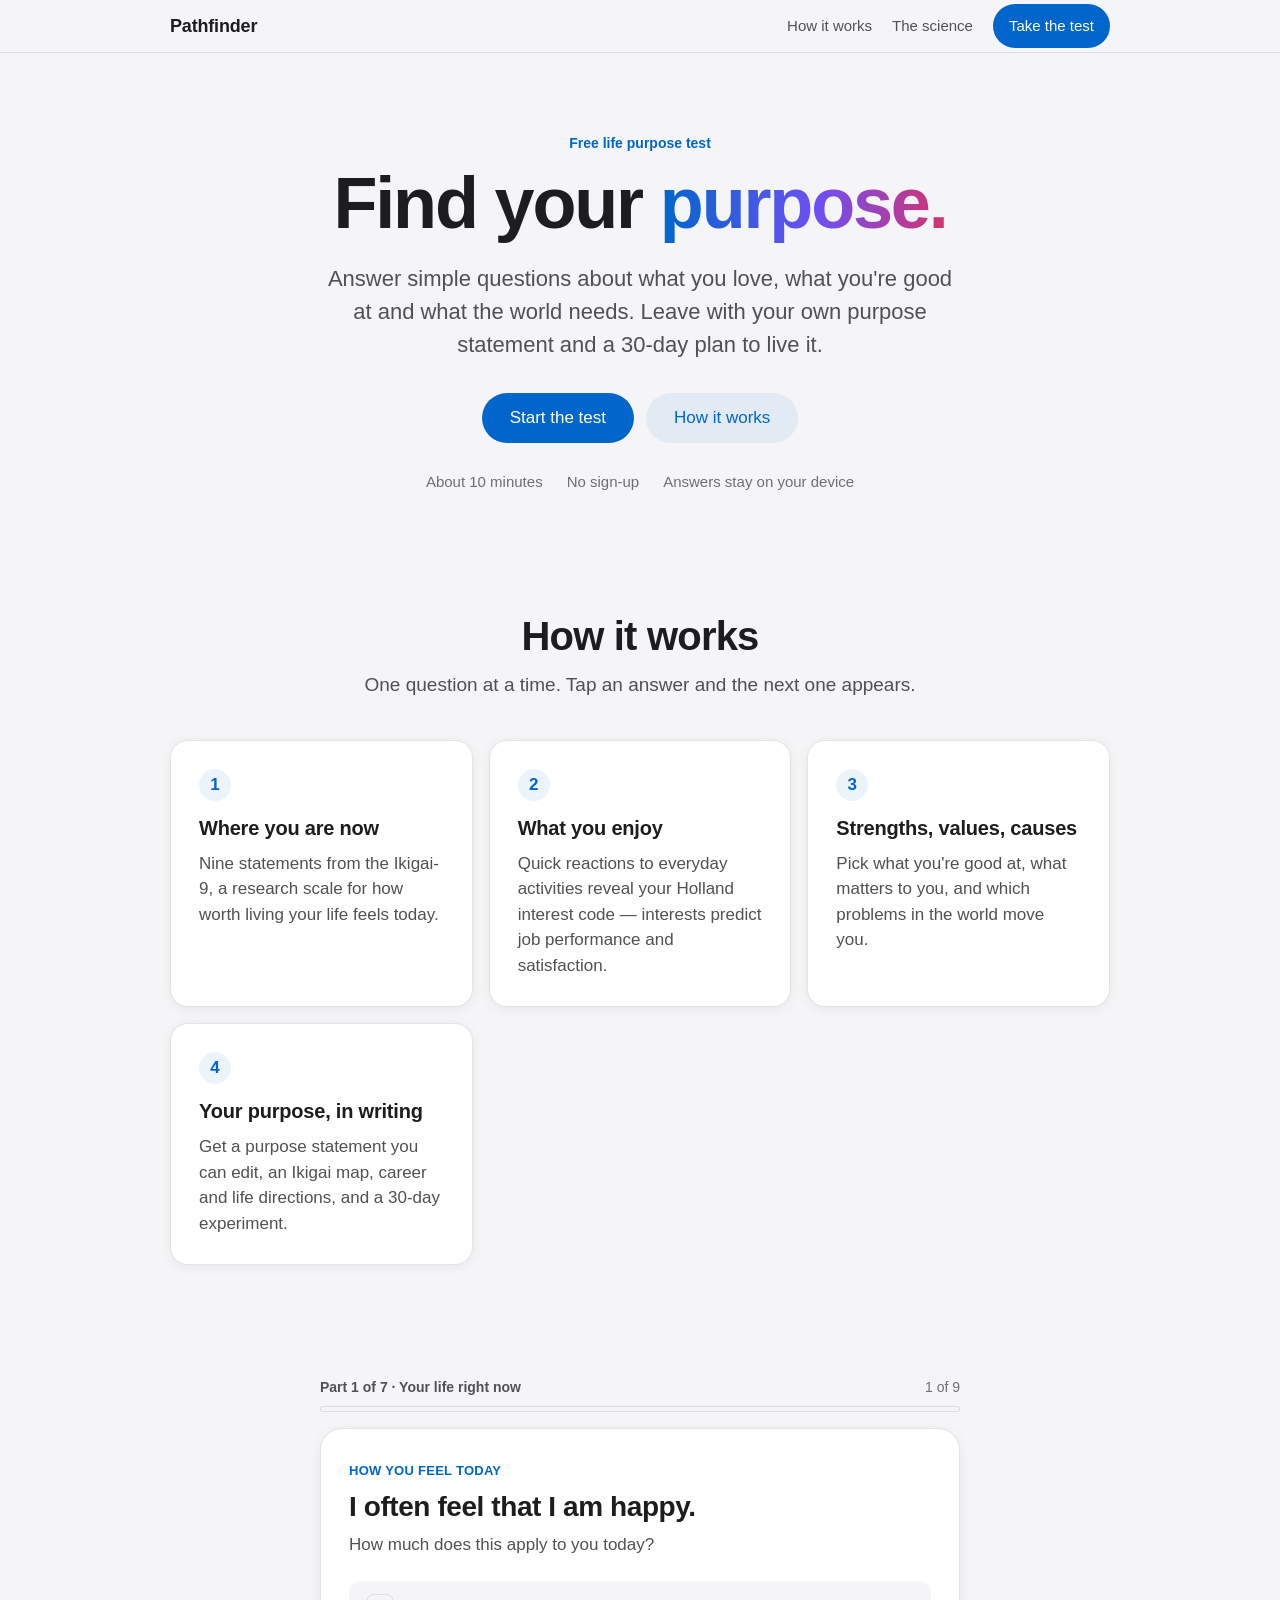
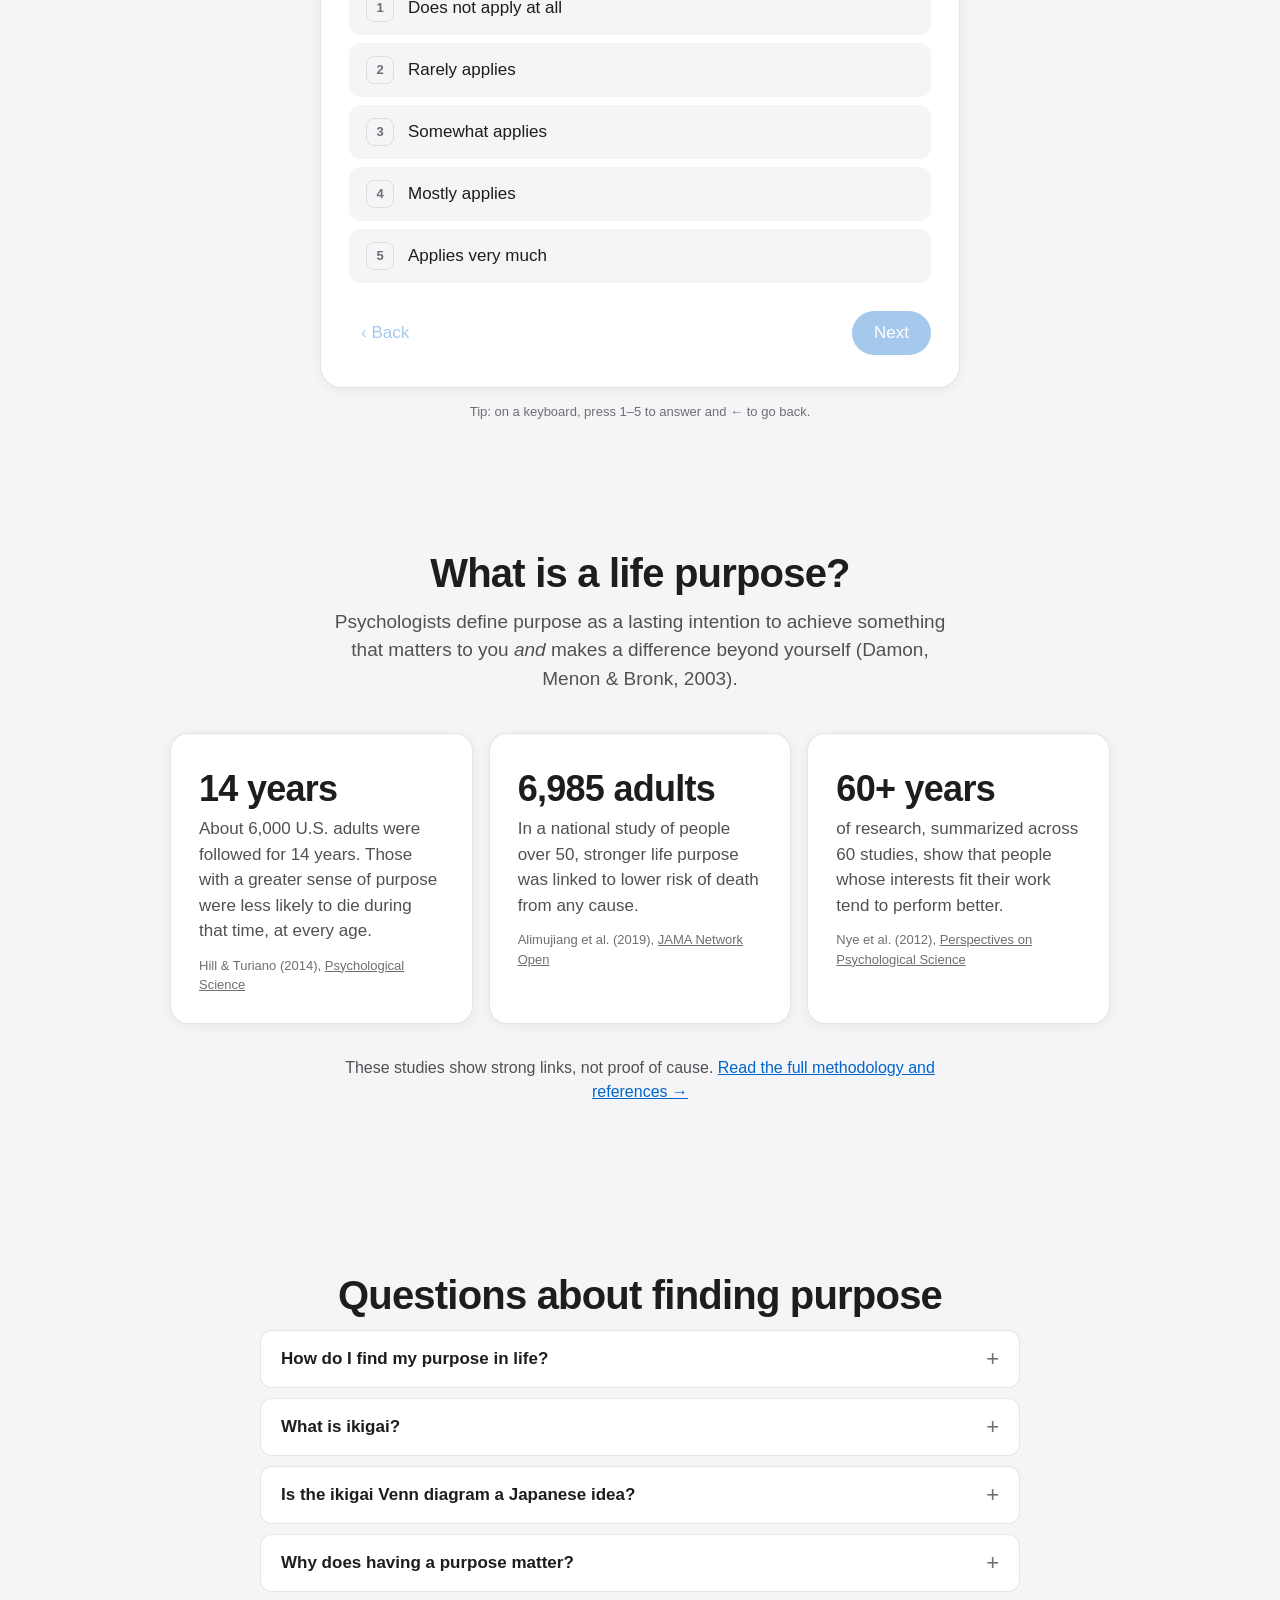
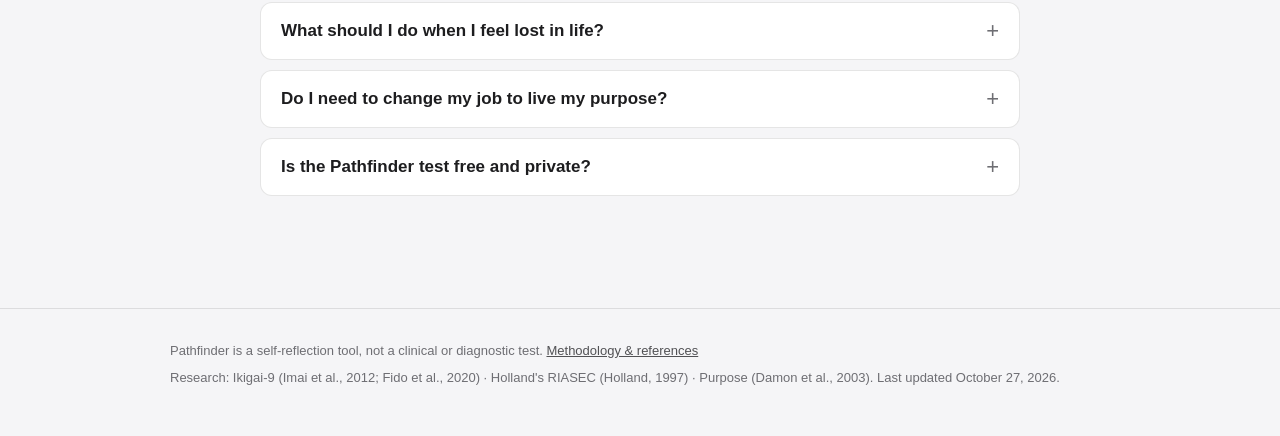
<file: index.html>
<!DOCTYPE html>
<html lang="en">
<head>
    <meta charset="UTF-8">
    <meta name="viewport" content="width=device-width, initial-scale=1.0, viewport-fit=cover">
    <title>Find Your Purpose: Free Ikigai &amp; Career Test | Pathfinder</title>
    <meta name="description" content="Free, private 10-minute life purpose test. Discover your Ikigai, interests, strengths and values, then get your own purpose statement and a research-based 30-day plan.">
    <meta name="robots" content="index, follow, max-snippet:-1, max-image-preview:large, max-video-preview:-1">
    <link rel="canonical" href="https://homesh123.github.io/Purposefinder/">

    <meta name="theme-color" content="#f5f5f7" media="(prefers-color-scheme: light)">
    <meta name="theme-color" content="#000000" media="(prefers-color-scheme: dark)">
    <meta name="color-scheme" content="light dark">
    <link rel="icon" href="favicon.svg" type="image/svg+xml">
    <link rel="apple-touch-icon" href="apple-touch-icon.png">
    <link rel="manifest" href="manifest.webmanifest">

    <!-- Open Graph -->
    <meta property="og:type" content="website">
    <meta property="og:url" content="https://homesh123.github.io/Purposefinder/">
    <meta property="og:site_name" content="Pathfinder">
    <meta property="og:title" content="Find Your Purpose: Free Ikigai & Career Test">
    <meta property="og:description" content="10 minutes, private, research-based. Leave with your own purpose statement and a 30-day plan to live it.">
    <meta property="og:image" content="https://homesh123.github.io/Purposefinder/og-image.png">
    <meta property="og:image:width" content="1200">
    <meta property="og:image:height" content="630">
    <meta property="og:image:alt" content="Pathfinder — Find your purpose. Free Ikigai and career test.">
    <meta property="og:locale" content="en_US">

    <!-- Twitter / X -->
    <meta name="twitter:card" content="summary_large_image">
    <meta name="twitter:title" content="Find Your Purpose: Free Ikigai & Career Test">
    <meta name="twitter:description" content="10 minutes, private, research-based. Leave with your own purpose statement and a 30-day plan.">
    <meta name="twitter:image" content="https://homesh123.github.io/Purposefinder/og-image.png">

    <!-- Structured data (SEO / AEO / GEO) -->
    <script type="application/ld+json">
    {
      "@context": "https://schema.org",
      "@graph": [
        {
          "@type": "WebSite",
          "@id": "https://homesh123.github.io/Purposefinder/#website",
          "url": "https://homesh123.github.io/Purposefinder/",
          "name": "Pathfinder",
          "description": "A free, private, research-based life purpose test.",
          "inLanguage": "en"
        },
        {
          "@type": "WebApplication",
          "@id": "https://homesh123.github.io/Purposefinder/#app",
          "name": "Pathfinder — Find Your Life Purpose",
          "url": "https://homesh123.github.io/Purposefinder/",
          "description": "A 10-minute assessment combining the Ikigai-9 scale, Holland's RIASEC interest model, strengths, values and causes. It produces a personal purpose statement, an Ikigai map and a 30-day action plan.",
          "applicationCategory": "LifestyleApplication",
          "operatingSystem": "Any (web browser)",
          "isAccessibleForFree": true,
          "offers": { "@type": "Offer", "price": "0", "priceCurrency": "USD" },
          "featureList": [
            "Ikigai-9 sense-of-purpose score",
            "Holland RIASEC interest code",
            "Personal purpose statement",
            "Ikigai map: love, strengths, world needs, paid work",
            "30-day purpose experiment tailored to life stage",
            "Answers stay on your device"
          ],
          "about": [
            { "@type": "Thing", "name": "Ikigai", "sameAs": "https://en.wikipedia.org/wiki/Ikigai" },
            { "@type": "Thing", "name": "Holland Codes (RIASEC)", "sameAs": "https://en.wikipedia.org/wiki/Holland_Codes" },
            { "@type": "Thing", "name": "Meaning of life" }
          ]
        },
        {
          "@type": "WebPage",
          "@id": "https://homesh123.github.io/Purposefinder/#webpage",
          "url": "https://homesh123.github.io/Purposefinder/",
          "name": "Find Your Purpose: Free Ikigai & Career Test",
          "isPartOf": { "@id": "https://homesh123.github.io/Purposefinder/#website" },
          "mainEntity": { "@id": "https://homesh123.github.io/Purposefinder/#app" },
          "dateModified": "2026-10-27",
          "speakable": { "@type": "SpeakableSpecification", "cssSelector": ["#what-is-purpose p", "#faq summary"] },
          "citation": [
            "Imai, T., Osada, H., & Nishimura, Y. (2012). The reliability and validity of a new scale for measuring the concept of Ikigai (Ikigai-9). Japanese Journal of Public Health, 59(7), 433–439.",
            "Fido, D., Kotera, Y., & Asano, K. (2020). English translation and validation of the Ikigai-9 in a UK sample. International Journal of Mental Health and Addiction, 18, 1352–1359. https://doi.org/10.1007/s11469-019-00150-w",
            "Damon, W., Menon, J., & Bronk, K. C. (2003). The development of purpose during adolescence. Applied Developmental Science, 7(3), 119–128. https://doi.org/10.1207/S1532480XADS0703_2",
            "Hill, P. L., & Turiano, N. A. (2014). Purpose in life as a predictor of mortality across adulthood. Psychological Science, 25(7), 1482–1486. https://doi.org/10.1177/0956797614531799",
            "Alimujiang, A., et al. (2019). Association between life purpose and mortality among US adults older than 50 years. JAMA Network Open, 2(5), e194270. https://doi.org/10.1001/jamanetworkopen.2019.4270",
            "Nye, C. D., Su, R., Rounds, J., & Drasgow, F. (2012). Vocational interests and performance. Perspectives on Psychological Science, 7(4), 384–403. https://doi.org/10.1177/1745691612449021"
          ]
        },
        {
          "@type": "FAQPage",
          "@id": "https://homesh123.github.io/Purposefinder/#faq",
          "mainEntity": [
            {
              "@type": "Question",
              "name": "How do I find my purpose in life?",
              "acceptedAnswer": { "@type": "Answer", "text": "Researchers define purpose as a stable intention to accomplish something that is meaningful to you and that also contributes to the world beyond yourself (Damon, Menon & Bronk, 2003). To find yours: notice what activities energize you, name your strengths, choose a problem in the world you care about, write a one-sentence purpose statement, then test it with small real-world experiments for 30 days. Purpose is built through action more than discovered by thinking." }
            },
            {
              "@type": "Question",
              "name": "What is ikigai?",
              "acceptedAnswer": { "@type": "Answer", "text": "Ikigai (生き甲斐) is a Japanese word meaning 'reason for being' or 'what makes life worth living'. Psychiatrist Mieko Kamiya wrote about it in 1966. Researchers measure it with the Ikigai-9 scale (Imai et al., 2012), which has been validated in English (Fido, Kotera & Asano, 2020)." }
            },
            {
              "@type": "Question",
              "name": "Is the ikigai Venn diagram a Japanese idea?",
              "acceptedAnswer": { "@type": "Answer", "text": "No. The popular four-circle diagram (what you love, what you are good at, what the world needs, what you can be paid for) was published by Marc Winn in a 2014 blog post, adapting an earlier purpose diagram by Andrés Zuzunaga. In Japan, ikigai does not have to involve work or money. Pathfinder uses the diagram as a practical reflection tool, and uses the Ikigai-9 scale to measure ikigai itself." }
            },
            {
              "@type": "Question",
              "name": "Why does having a purpose matter?",
              "acceptedAnswer": { "@type": "Answer", "text": "In a study of about 6,000 US adults followed for 14 years, people with a greater sense of purpose were less likely to die during follow-up, at every age (Hill & Turiano, 2014). A study of 6,985 adults over 50 found the same pattern (Alimujiang et al., 2019). These studies are correlational, so they show a strong link rather than proof that purpose causes longer life." }
            },
            {
              "@type": "Question",
              "name": "What should I do when I feel lost in life?",
              "acceptedAnswer": { "@type": "Answer", "text": "Feeling lost is a common starting point, not a failure. Start small: for one week, write down which moments give you energy and which drain you; talk to two people whose lives interest you; and try one low-risk experiment. If feeling lost comes with lasting sadness or hopelessness, talk to a doctor or counselor, or find a free helpline at findahelpline.com." }
            },
            {
              "@type": "Question",
              "name": "Do I need to change my job to live my purpose?",
              "acceptedAnswer": { "@type": "Answer", "text": "No. Purpose can be lived through volunteering, caregiving, mentoring, a side project, or 'job crafting' — reshaping the tasks and relationships in your current role toward what matters to you (Wrzesniewski & Dutton, 2001)." }
            },
            {
              "@type": "Question",
              "name": "Is the Pathfinder test free and private?",
              "acceptedAnswer": { "@type": "Answer", "text": "Yes. It is free, needs no sign-up, and your answers are stored only in your own browser. Nothing is sent to a server." }
            }
          ]
        }
      ]
    }
    </script>

    <link rel="stylesheet" href="css/style.css">
</head>
<body>
    <a class="skip-link" href="#quiz">Skip to the test</a>

    <nav class="nav" aria-label="Main">
        <div class="nav-container">
            <a class="nav-logo" href="./">Pathfinder</a>
            <div class="nav-links">
                <a class="nav-text" href="#how">How it works</a>
                <a class="nav-text" href="methodology.html">The science</a>
                <a class="btn btn-primary btn-small" href="#quiz" data-start>Take the test</a>
            </div>
        </div>
    </nav>

    <main id="main">
        <header class="hero">
            <div class="container">
                <p class="eyebrow">Free life purpose test</p>
                <h1>Find your <span class="gradient-text">purpose.</span></h1>
                <p class="hero-subtitle">Answer simple questions about what you love, what you're good at and what the world needs. Leave with your own purpose statement and a 30-day plan to live it.</p>
                <div class="hero-actions">
                    <a class="btn btn-primary" href="#quiz" data-start>Start the test</a>
                    <a class="btn btn-secondary" href="#how">How it works</a>
                </div>
                <ul class="hero-meta">
                    <li>About 10 minutes</li>
                    <li>No sign-up</li>
                    <li>Answers stay on your device</li>
                </ul>
            </div>
        </header>

        <section class="section how" id="how" aria-labelledby="how-title">
            <div class="container">
                <h2 class="section-title" id="how-title">How it works</h2>
                <p class="section-subtitle">One question at a time. Tap an answer and the next one appears.</p>
                <div class="grid-3">
                    <article class="card">
                        <div class="step-num">1</div>
                        <h3>Where you are now</h3>
                        <p>Nine statements from the Ikigai-9, a research scale for how worth living your life feels today.</p>
                    </article>
                    <article class="card">
                        <div class="step-num">2</div>
                        <h3>What you enjoy</h3>
                        <p>Quick reactions to everyday activities reveal your Holland interest code — interests predict job performance and satisfaction.</p>
                    </article>
                    <article class="card">
                        <div class="step-num">3</div>
                        <h3>Strengths, values, causes</h3>
                        <p>Pick what you're good at, what matters to you, and which problems in the world move you.</p>
                    </article>
                    <article class="card">
                        <div class="step-num">4</div>
                        <h3>Your purpose, in writing</h3>
                        <p>Get a purpose statement you can edit, an Ikigai map, career and life directions, and a 30-day experiment.</p>
                    </article>
                </div>
            </div>
        </section>

        <section class="quiz-section" id="quiz" aria-label="Purpose test">
            <div class="container">
                <div class="resume-banner" id="resumeBanner" hidden>
                    <span>Welcome back — your answers were saved.</span>
                    <button class="btn btn-plain btn-small" id="startOver">Start over</button>
                </div>
                <div class="quiz">
                    <div class="quiz-progress">
                        <div class="quiz-progress-row">
                            <strong id="quizStep">Part 1 of 7</strong>
                            <span id="quizCount" aria-live="polite"></span>
                        </div>
                        <div class="progress-track" role="progressbar" aria-label="Test progress" aria-valuemin="0" aria-valuemax="100" aria-valuenow="0" id="progressBar">
                            <div class="progress-fill" id="progressFill"></div>
                        </div>
                    </div>
                    <div class="quiz-card" id="quizCard" tabindex="-1"></div>
                    <p class="quiz-hint" id="quizHint">Tip: on a keyboard, press 1–5 to answer and ← to go back.</p>
                </div>
            </div>
        </section>

        <section class="results" id="results" aria-labelledby="results-title" tabindex="-1">
            <div class="container">
                <h2 class="section-title" id="results-title">Your Purpose Blueprint</h2>
                <p class="section-subtitle">Built from your answers. It's a starting point to test, not a final verdict.</p>

                <div class="results-grid">
                    <article class="card purpose-card span-all">
                        <p class="card-label">Your purpose statement</p>
                        <p class="purpose-statement" id="purposeStatement" contenteditable="true" role="textbox" aria-multiline="true" aria-label="Your purpose statement, editable" spellcheck="true"></p>
                        <p class="hint">A first draft from your answers. Tap it and rewrite it until it sounds like you — your edits are saved.</p>
                    </article>

                    <article class="card span-all">
                        <p class="card-label">Your first step</p>
                        <p class="first-step" id="firstStep" contenteditable="true" role="textbox" aria-label="Your first step, editable" spellcheck="true"></p>
                        <p class="hint">Plans written as "When…, I will…" are much more likely to happen than good intentions alone (Gollwitzer &amp; Sheeran, 2006). Edit the day and time so it fits your week.</p>
                    </article>

                    <article class="card span-all support-note" id="supportNote" hidden>
                        <h3>A gentle note</h3>
                        <p>Your answers suggest life may feel heavy right now. That's more common than people think, and it can change. This test is not a diagnosis. If low mood has lasted a while, talking with someone you trust, a doctor or a counselor really helps. If you're in crisis or thinking about harming yourself, contact your local emergency number or find a free, confidential helpline at <a href="https://findahelpline.com" target="_blank" rel="noopener">findahelpline.com</a>.</p>
                    </article>

                    <article class="card span-all">
                        <h3>Your Ikigai map</h3>
                        <p>Direction is clearest where these four areas overlap.</p>
                        <div class="ikigai-map" id="ikigaiMap"></div>
                    </article>

                    <article class="card">
                        <h3>Where you are now</h3>
                        <div class="score-row">
                            <div class="score-ring" id="scoreRing">
                                <div class="score-ring-inner">
                                    <span class="score-number" id="ikigaiScore">0</span>
                                    <span class="score-of">of 45</span>
                                </div>
                            </div>
                            <div class="score-details">
                                <p class="score-meaning" id="ikigaiMeaning"></p>
                                <p id="ikigaiDesc"></p>
                            </div>
                        </div>
                        <div class="dimensions" id="ikigaiDimensions"></div>
                        <p class="cite">Ikigai-9 total score (Imai et al., 2012; English version: Fido et al., 2020). The three parts are shown as a rough guide only. Bands are our guide, not clinical cut-offs.</p>
                    </article>

                    <article class="card">
                        <h3>Your interest code</h3>
                        <div class="riasec-code" id="riasecCode"></div>
                        <p id="riasecDesc"></p>
                        <div class="bars" id="riasecBars"></div>
                        <p class="insight" id="riasecInsight"></p>
                        <p class="cite">Based on Holland's RIASEC model (Holland, 1997). For the official U.S. Department of Labor version, try the <a href="https://www.mynextmove.org/explore/ip" target="_blank" rel="noopener">O*NET Interest Profiler</a>.</p>
                    </article>

                    <article class="card">
                        <h3>What matters to you</h3>
                        <p class="card-label">Values</p>
                        <div class="result-chips" id="resultsValues"></div>
                        <p class="card-label">Causes</p>
                        <div class="result-chips" id="resultsCauses"></div>
                        <p class="card-label">Strengths</p>
                        <div class="result-chips" id="resultsStrengths"></div>
                    </article>

                    <article class="card" id="reflectionCard" hidden>
                        <h3>In your own words</h3>
                        <dl class="reflection-echo" id="reflectionEcho"></dl>
                    </article>

                    <article class="card span-all">
                        <h3>Your path forward</h3>
                        <div class="plan">
                            <div>
                                <h4>🧪 Your 30-day purpose experiment</h4>
                                <ol id="actionSteps"></ol>
                                <p class="cite">Why it works: using strengths in new ways raised happiness for up to six months in a randomized trial (Seligman et al., 2005); small real-world tests beat long deliberation for finding direction.</p>
                            </div>
                            <div>
                                <h4>🎯 Career directions that fit your interests</h4>
                                <ul id="careerSuggestions"></ul>
                                <p class="cite">Interest–job fit predicts performance and persistence (Nye et al., 2012).</p>
                            </div>
                            <div>
                                <h4>🌍 Roles that serve your causes</h4>
                                <ul id="causeRoles"></ul>
                            </div>
                            <div>
                                <h4>🌱 Live your purpose now — no big change needed</h4>
                                <ul id="meaningSuggestions"></ul>
                                <p class="cite">Reshaping tasks and relationships in your current role is called job crafting (Wrzesniewski &amp; Dutton, 2001).</p>
                            </div>
                            <div>
                                <h4>💡 Ideas to build something of your own</h4>
                                <ul id="businessSuggestions"></ul>
                            </div>
                        </div>
                    </article>
                </div>

                <div class="results-actions">
                    <button class="btn btn-primary" id="saveResults">Save as PDF</button>
                    <button class="btn btn-secondary" id="copyStatement">Copy statement</button>
                    <button class="btn btn-secondary" id="shareSite" hidden>Share Pathfinder</button>
                    <button class="btn btn-plain" id="restart">Retake the test</button>
                </div>
                <p class="toast" id="toast" role="status" aria-live="polite"></p>
            </div>
        </section>

        <section class="section science" id="what-is-purpose" aria-labelledby="science-title">
            <div class="container">
                <h2 class="section-title" id="science-title">What is a life purpose?</h2>
                <p class="section-subtitle">Psychologists define purpose as a lasting intention to achieve something that matters to you <em>and</em> makes a difference beyond yourself (Damon, Menon &amp; Bronk, 2003).</p>
                <div class="stat-grid">
                    <article class="card">
                        <div class="stat-value">14 years</div>
                        <p>About 6,000 U.S. adults were followed for 14 years. Those with a greater sense of purpose were less likely to die during that time, at every age.</p>
                        <span class="cite">Hill &amp; Turiano (2014), <a href="https://doi.org/10.1177/0956797614531799" target="_blank" rel="noopener">Psychological Science</a></span>
                    </article>
                    <article class="card">
                        <div class="stat-value">6,985 adults</div>
                        <p>In a national study of people over 50, stronger life purpose was linked to lower risk of death from any cause.</p>
                        <span class="cite">Alimujiang et al. (2019), <a href="https://doi.org/10.1001/jamanetworkopen.2019.4270" target="_blank" rel="noopener">JAMA Network Open</a></span>
                    </article>
                    <article class="card">
                        <div class="stat-value">60+ years</div>
                        <p>of research, summarized across 60 studies, show that people whose interests fit their work tend to perform better.</p>
                        <span class="cite">Nye et al. (2012), <a href="https://doi.org/10.1177/1745691612449021" target="_blank" rel="noopener">Perspectives on Psychological Science</a></span>
                    </article>
                </div>
                <p class="section-subtitle" style="margin-top: 2rem; font-size: 1rem;">These studies show strong links, not proof of cause. <a href="methodology.html">Read the full methodology and references →</a></p>
            </div>
        </section>

        <section class="section faq" id="faq" aria-labelledby="faq-title">
            <div class="container">
                <h2 class="section-title" id="faq-title">Questions about finding purpose</h2>
                <div class="faq-list">
                    <details>
                        <summary>How do I find my purpose in life?</summary>
                        <p>Researchers define purpose as a stable intention to accomplish something that is meaningful to you and that also contributes to the world beyond yourself (Damon, Menon &amp; Bronk, 2003). To find yours: notice what activities energize you, name your strengths, choose a problem in the world you care about, write a one-sentence purpose statement, then test it with small real-world experiments for 30 days. Purpose is built through action more than discovered by thinking.</p>
                    </details>
                    <details>
                        <summary>What is ikigai?</summary>
                        <p>Ikigai (生き甲斐) is a Japanese word meaning "reason for being" or "what makes life worth living". Psychiatrist Mieko Kamiya wrote about it in 1966. Researchers measure it with the Ikigai-9 scale (Imai et al., 2012), which has been validated in English (Fido, Kotera &amp; Asano, 2020).</p>
                    </details>
                    <details>
                        <summary>Is the ikigai Venn diagram a Japanese idea?</summary>
                        <p>No. The popular four-circle diagram (what you love, what you're good at, what the world needs, what you can be paid for) was published by Marc Winn in a 2014 blog post, adapting an earlier purpose diagram by Andrés Zuzunaga. In Japan, ikigai doesn't have to involve work or money. Pathfinder uses the diagram as a practical reflection tool, and uses the Ikigai-9 scale to measure ikigai itself.</p>
                    </details>
                    <details>
                        <summary>Why does having a purpose matter?</summary>
                        <p>In a study of about 6,000 U.S. adults followed for 14 years, people with a greater sense of purpose were less likely to die during follow-up, at every age (Hill &amp; Turiano, 2014). A study of 6,985 adults over 50 found the same pattern (Alimujiang et al., 2019). These studies are correlational, so they show a strong link rather than proof that purpose causes longer life.</p>
                    </details>
                    <details>
                        <summary>What should I do when I feel lost in life?</summary>
                        <p>Feeling lost is a common starting point, not a failure. Start small: for one week, write down which moments give you energy and which drain you; talk to two people whose lives interest you; and try one low-risk experiment. If feeling lost comes with lasting sadness or hopelessness, talk to a doctor or counselor, or find a free helpline at <a href="https://findahelpline.com" target="_blank" rel="noopener">findahelpline.com</a>.</p>
                    </details>
                    <details>
                        <summary>Do I need to change my job to live my purpose?</summary>
                        <p>No. Purpose can be lived through volunteering, caregiving, mentoring, a side project, or "job crafting" — reshaping the tasks and relationships in your current role toward what matters to you (Wrzesniewski &amp; Dutton, 2001).</p>
                    </details>
                    <details>
                        <summary>Is the Pathfinder test free and private?</summary>
                        <p>Yes. It's free, needs no sign-up, and your answers are stored only in your own browser. Nothing is sent to a server.</p>
                    </details>
                </div>
            </div>
        </section>
    </main>

    <footer class="footer">
        <div class="container">
            <p>Pathfinder is a self-reflection tool, not a clinical or diagnostic test. <a href="methodology.html">Methodology &amp; references</a></p>
            <p>Research: Ikigai-9 (Imai et al., 2012; Fido et al., 2020) · Holland's RIASEC (Holland, 1997) · Purpose (Damon et al., 2003). Last updated <time datetime="2026-10-27">October 27, 2026</time>.</p>
        </div>
    </footer>

    <script src="js/app.js" defer></script>
</body>
</html>
</file>
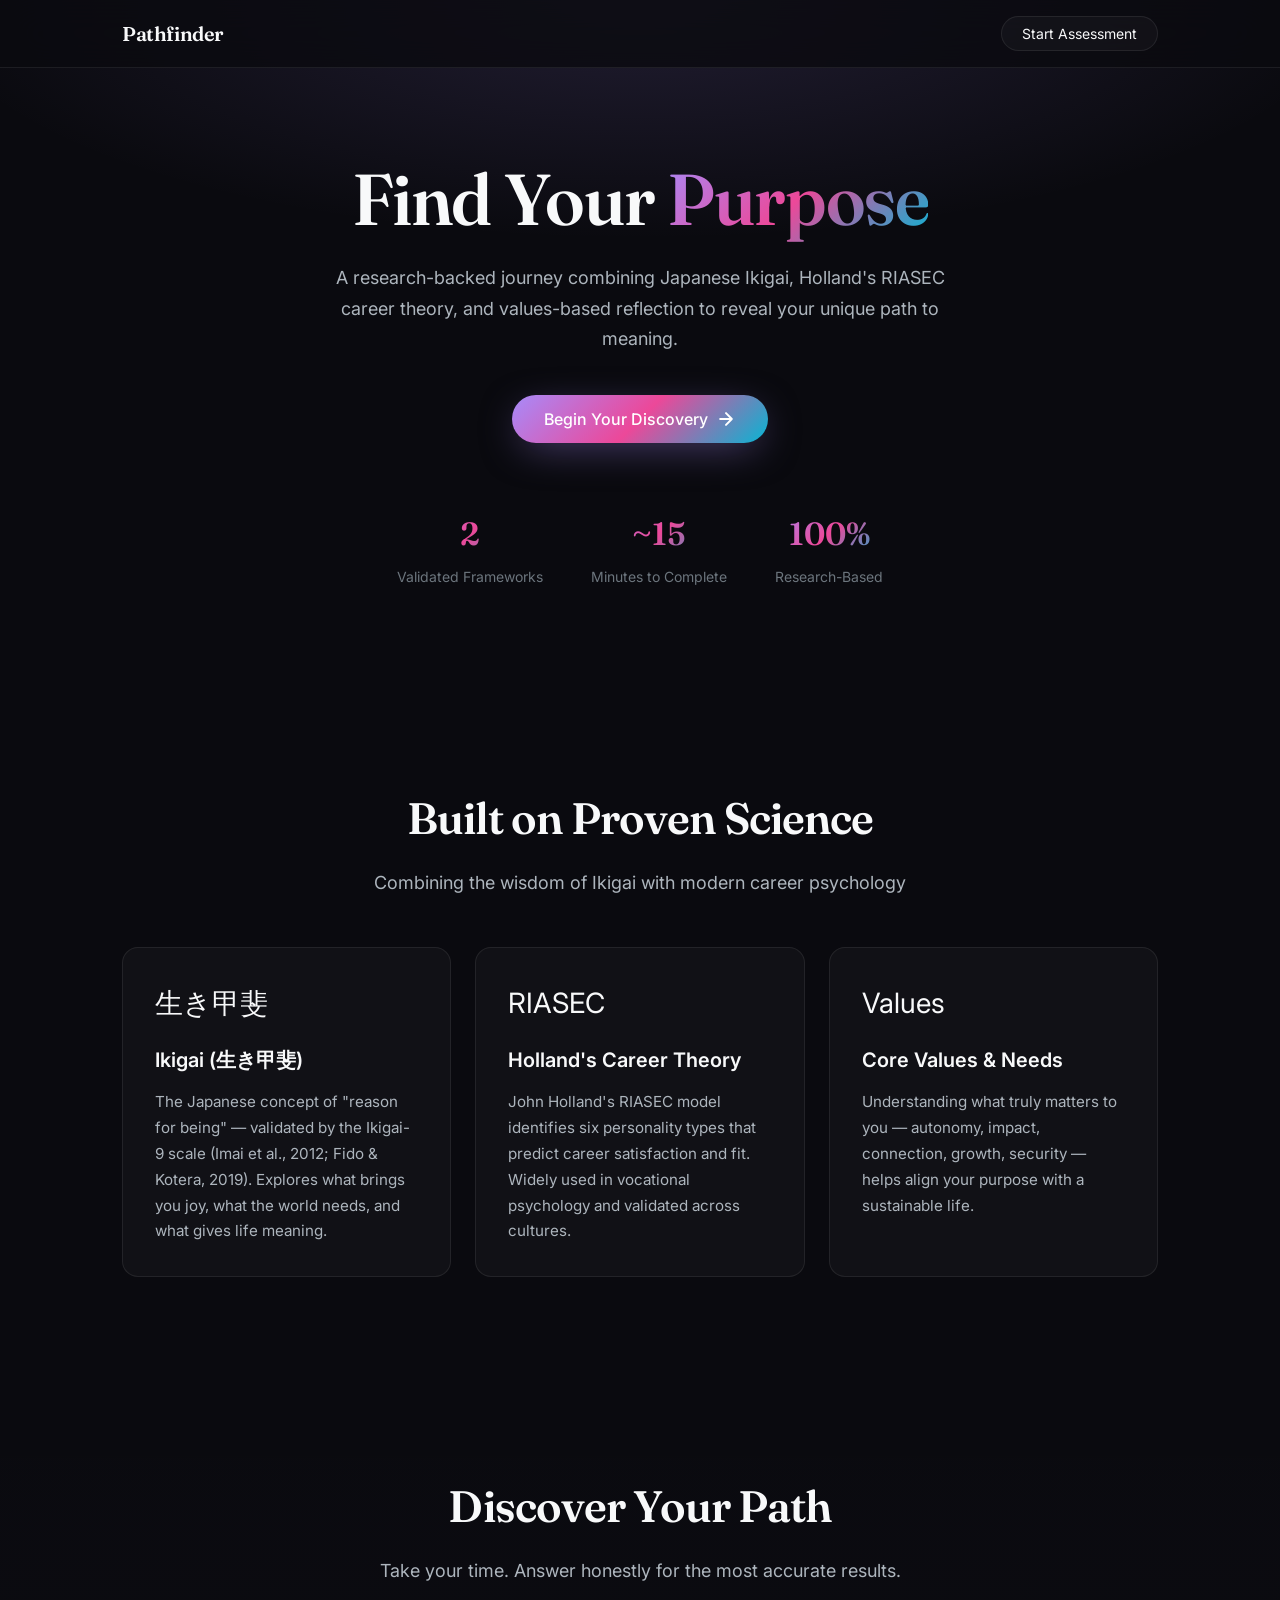
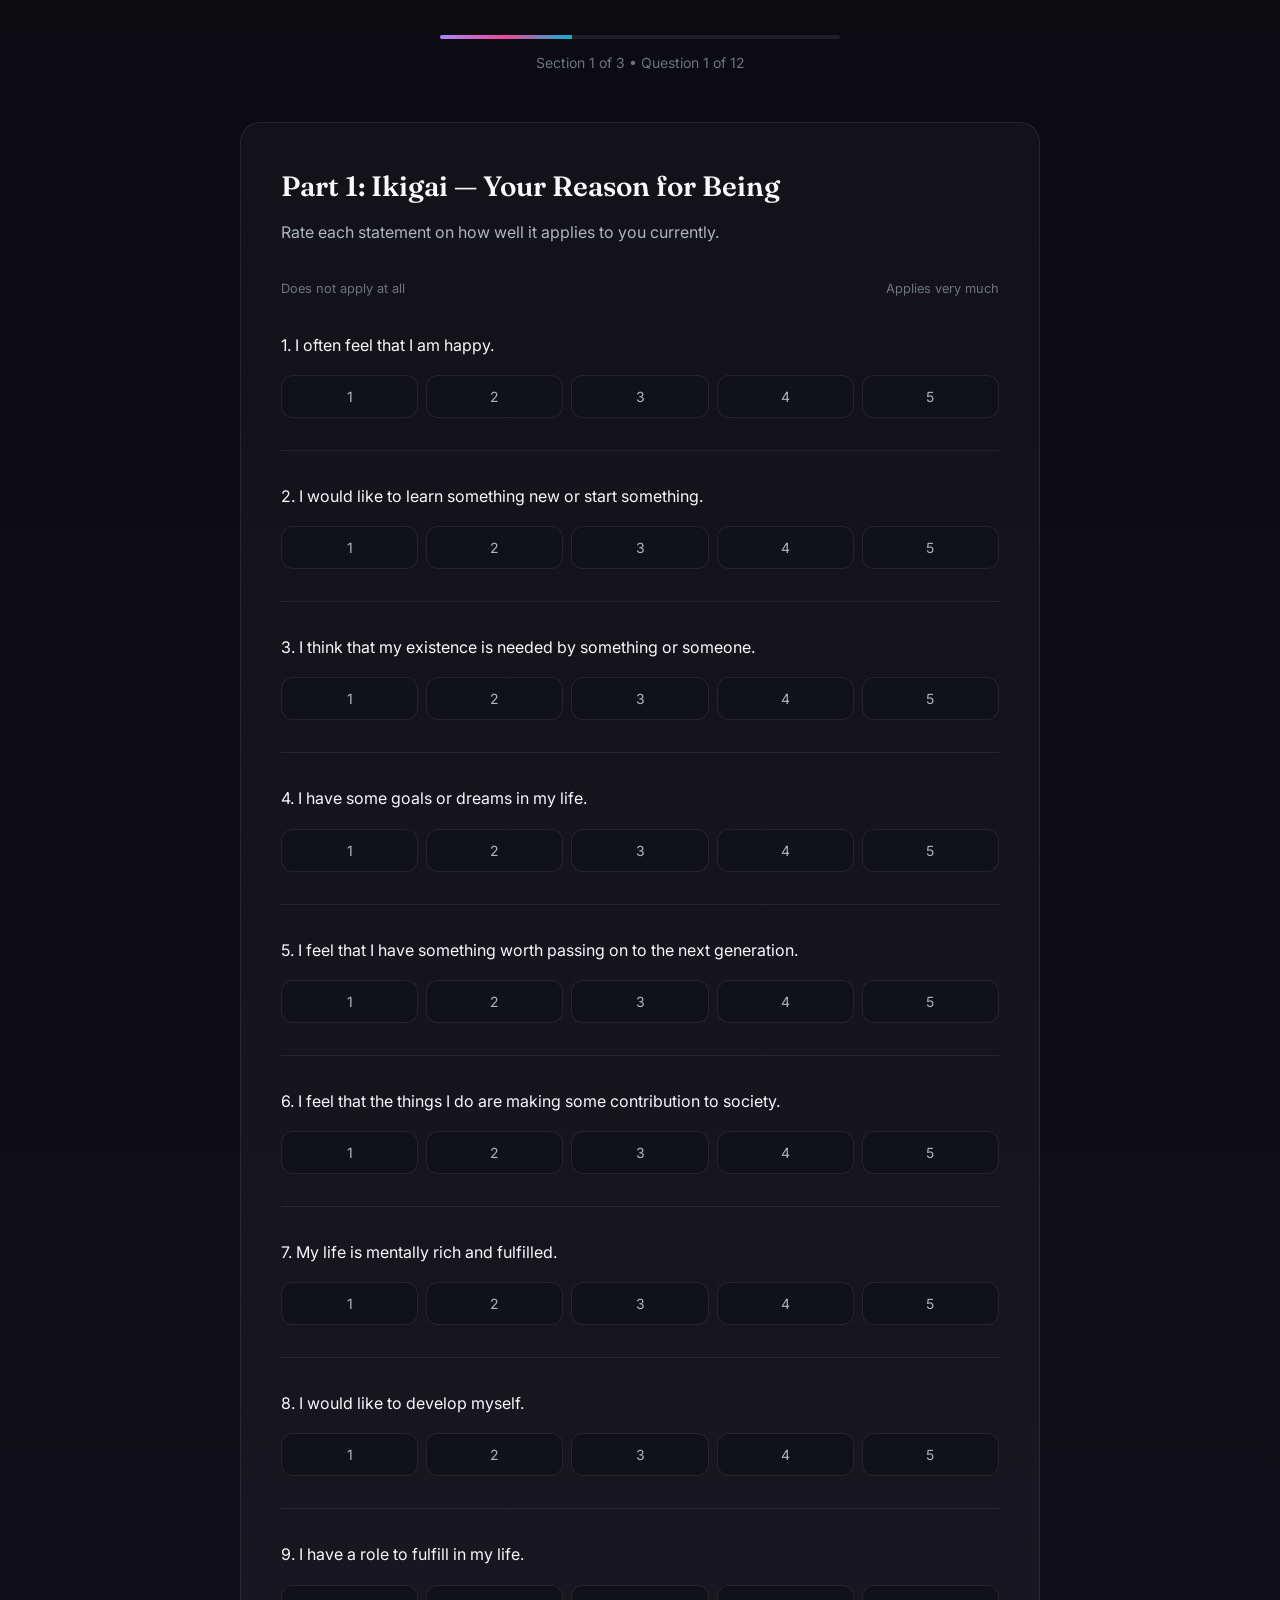
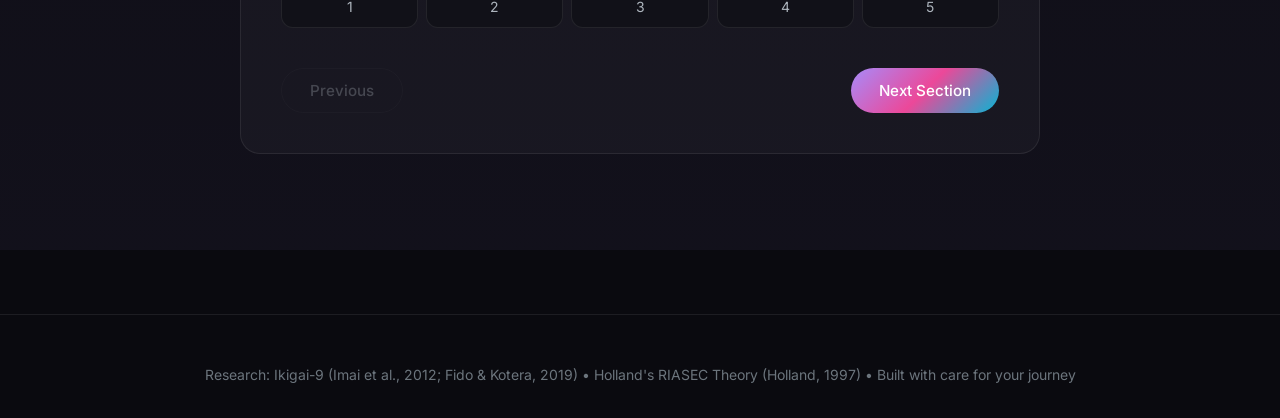
<file: docs/index.html>
<!DOCTYPE html>
<html lang="en">
<head>
    <meta charset="UTF-8">
    <meta name="viewport" content="width=device-width, initial-scale=1.0">
    <title>Pathfinder — Discover Your Life Purpose</title>
    <link rel="preconnect" href="https://fonts.googleapis.com">
    <link rel="preconnect" href="https://fonts.gstatic.com" crossorigin>
    <link href="https://fonts.googleapis.com/css2?family=Inter:wght@300;400;500;600;700&family=Fraunces:wght@400;500;600;700&display=swap" rel="stylesheet">
    <link rel="stylesheet" href="css/style.css">
</head>
<body>
    <nav class="nav">
        <div class="nav-container">
            <div class="nav-logo">Pathfinder</div>
            <button class="nav-cta" id="navStart">Start Assessment</button>
        </div>
    </nav>

    <header class="hero">
        <div class="hero-bg"></div>
        <div class="hero-container">
            <h1 class="hero-title">Find Your <span class="gradient-text">Purpose</span></h1>
            <p class="hero-subtitle">A research-backed journey combining Japanese Ikigai, Holland's RIASEC career theory, and values-based reflection to reveal your unique path to meaning.</p>
            <button class="hero-button" id="heroStart">
                Begin Your Discovery
                <svg width="20" height="20" viewBox="0 0 20 20" fill="none">
                    <path d="M4.16666 10H15.8333M15.8333 10L10 4.16666M15.8333 10L10 15.8333" stroke="currentColor" stroke-width="2" stroke-linecap="round" stroke-linejoin="round"/>
                </svg>
            </button>
            <div class="hero-stats">
                <div class="stat">
                    <div class="stat-number">2</div>
                    <div class="stat-label">Validated Frameworks</div>
                </div>
                <div class="stat">
                    <div class="stat-number">~15</div>
                    <div class="stat-label">Minutes to Complete</div>
                </div>
                <div class="stat">
                    <div class="stat-number">100%</div>
                    <div class="stat-label">Research-Based</div>
                </div>
            </div>
        </div>
    </header>

    <section class="frameworks">
        <div class="container">
            <h2 class="section-title">Built on Proven Science</h2>
            <p class="section-subtitle">Combining the wisdom of Ikigai with modern career psychology</p>
            <div class="framework-grid">
                <article class="framework-card">
                    <div class="framework-icon">生き甲斐</div>
                    <h3>Ikigai (生き甲斐)</h3>
                    <p>The Japanese concept of "reason for being" — validated by the Ikigai-9 scale (Imai et al., 2012; Fido & Kotera, 2019). Explores what brings you joy, what the world needs, and what gives life meaning.</p>
                </article>
                <article class="framework-card">
                    <div class="framework-icon">RIASEC</div>
                    <h3>Holland's Career Theory</h3>
                    <p>John Holland's RIASEC model identifies six personality types that predict career satisfaction and fit. Widely used in vocational psychology and validated across cultures.</p>
                </article>
                <article class="framework-card">
                    <div class="framework-icon">Values</div>
                    <h3>Core Values &amp; Needs</h3>
                    <p>Understanding what truly matters to you — autonomy, impact, connection, growth, security — helps align your purpose with a sustainable life.</p>
                </article>
            </div>
        </div>
    </section>

    <section class="assessment" id="assessment">
        <div class="container">
            <div class="assessment-header">
                <h2 class="section-title">Discover Your Path</h2>
                <p class="section-subtitle">Take your time. Answer honestly for the most accurate results.</p>
                <div class="progress-bar">
                    <div class="progress-fill" id="progressFill"></div>
                </div>
                <div class="progress-text">
                    <span id="currentSection">Section 1 of 3</span> • <span id="questionCounter">Question 1 of 12</span>
                </div>
            </div>

            <!-- Section 1: Ikigai -->
            <div class="section active" id="section1">
                <h3 class="section-heading">Part 1: Ikigai — Your Reason for Being</h3>
                <p class="section-desc">Rate each statement on how well it applies to you currently.</p>
                <div class="likert-scale">
                    <div class="likert-labels">
                        <span>Does not apply at all</span>
                        <span>Applies very much</span>
                    </div>
                </div>
                <div id="ikigaiQuestions"></div>
                <div class="section-nav">
                    <button class="btn-secondary" disabled>Previous</button>
                    <button class="btn-primary" id="next1">Next Section</button>
                </div>
            </div>

            <!-- Section 2: RIASEC -->
            <div class="section" id="section2">
                <h3 class="section-heading">Part 2: Interests — Holland's RIASEC</h3>
                <p class="section-desc">How much would you enjoy doing each of these activities? Rate from Strongly Dislike to Strongly Like.</p>
                <div id="riasecQuestions"></div>
                <div class="section-nav">
                    <button class="btn-secondary" id="prev2">Previous</button>
                    <button class="btn-primary" id="next2">Next Section</button>
                </div>
            </div>

            <!-- Section 3: Values -->
            <div class="section" id="section3">
                <h3 class="section-heading">Part 3: Values — What Matters Most</h3>
                <p class="section-desc">Select up to 5 values that are most important to guide your life and career.</p>
                <div class="values-grid" id="valuesGrid"></div>
                <div class="section-nav">
                    <button class="btn-secondary" id="prev3">Previous</button>
                    <button class="btn-primary" id="calculate">Discover My Purpose</button>
                </div>
            </div>
        </div>
    </section>

    <section class="results" id="results">
        <div class="container">
            <div class="results-header">
                <h2 class="section-title">Your Purpose Blueprint</h2>
                <p class="section-subtitle">Insights drawn from your unique profile</p>
            </div>

            <div class="results-grid">
                <article class="result-card result-card-large">
                    <h3>Ikigai Profile</h3>
                    <div class="ikigai-score">
                        <div class="score-circle">
                            <span class="score-number" id="ikigaiScore">0</span>
                            <span class="score-label">/ 45</span>
                        </div>
                        <div class="score-details">
                            <div class="score-meaning" id="ikigaiMeaning">Loading...</div>
                            <p class="score-description">The Ikigai-9 measures your sense of meaning across three dimensions: positive emotions about life, proactive attitudes toward the future, and recognition of your existence's meaning (Imai et al., 2012).</p>
                        </div>
                    </div>
                    <div class="ikigai-dimensions" id="ikigaiDimensions"></div>
                </article>

                <article class="result-card">
                    <h3>Your RIASEC Code</h3>
                    <div class="riasec-code" id="riasecCode">---</div>
                    <p class="riasec-description" id="riasecDesc">Your three highest interest areas reveal environments where you'll thrive.</p>
                    <div class="riasec-bars" id="riasecBars"></div>
                </article>

                <article class="result-card">
                    <h3>Core Values</h3>
                    <div class="values-chips" id="resultsValues"></div>
                    <p class="values-insight">These values are your compass. Look for opportunities that honor them.</p>
                </article>

                <article class="result-card result-card-full">
                    <h3>Your Path Forward</h3>
                    <div class="path-sections">
                        <div class="path-section">
                            <h4>🎯 Ideal Career Directions</h4>
                            <ul id="careerSuggestions"></ul>
                        </div>
                        <div class="path-section">
                            <h4>💡 Business Ideas Aligned With You</h4>
                            <ul id="businessSuggestions"></ul>
                        </div>
                        <div class="path-section">
                            <h4>🌱 Ways to Find More Meaning</h4>
                            <ul id="meaningSuggestions"></ul>
                        </div>
                        <div class="path-section">
                            <h4>✨ Action Steps This Week</h4>
                            <ol id="actionSteps"></ol>
                        </div>
                    </div>
                </article>
            </div>

            <div class="results-actions">
                <button class="btn-secondary" id="restart">Retake Assessment</button>
                <button class="btn-primary" id="saveResults">Save Results (Print)</button>
            </div>
        </div>
    </section>

    <footer class="footer">
        <div class="container">
            <p>Research: Ikigai-9 (Imai et al., 2012; Fido & Kotera, 2019) • Holland's RIASEC Theory (Holland, 1997) • Built with care for your journey</p>
        </div>
    </footer>

    <script src="js/app.js"></script>
</body>
</html>
</file>
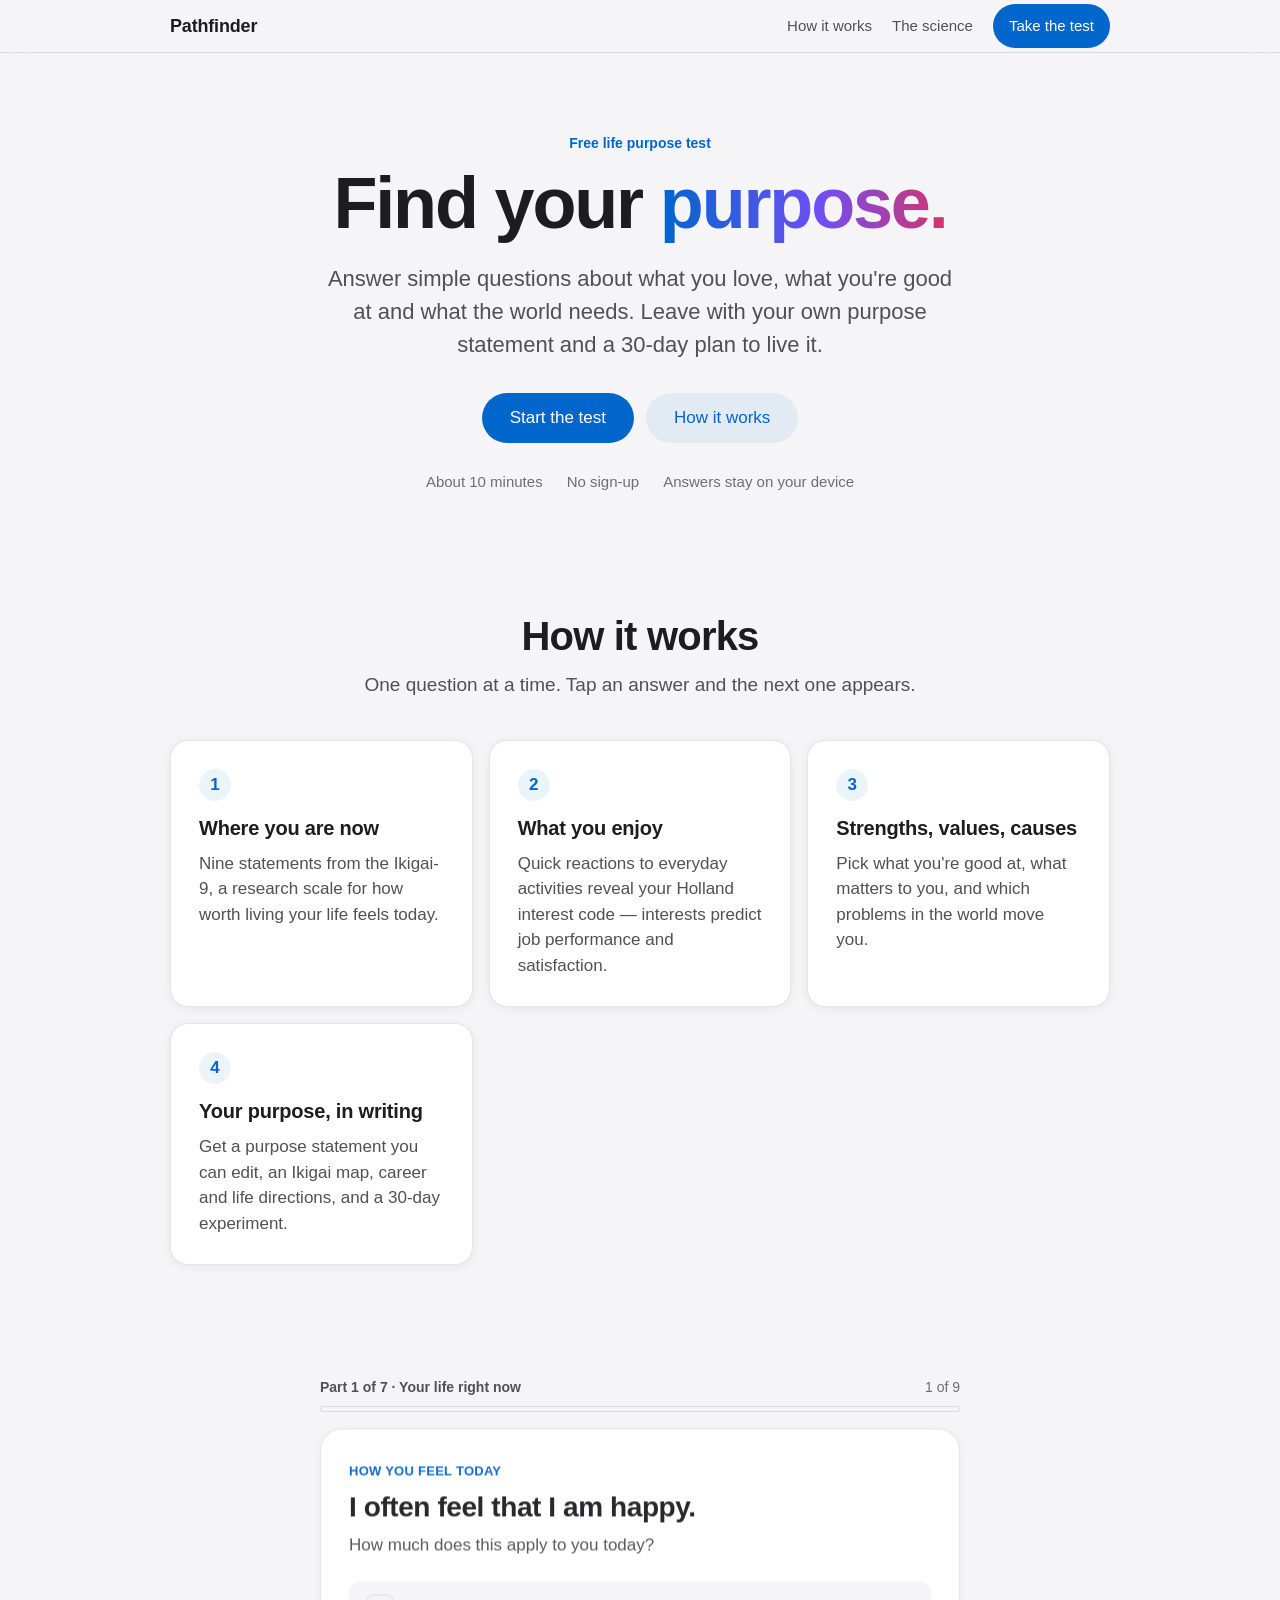
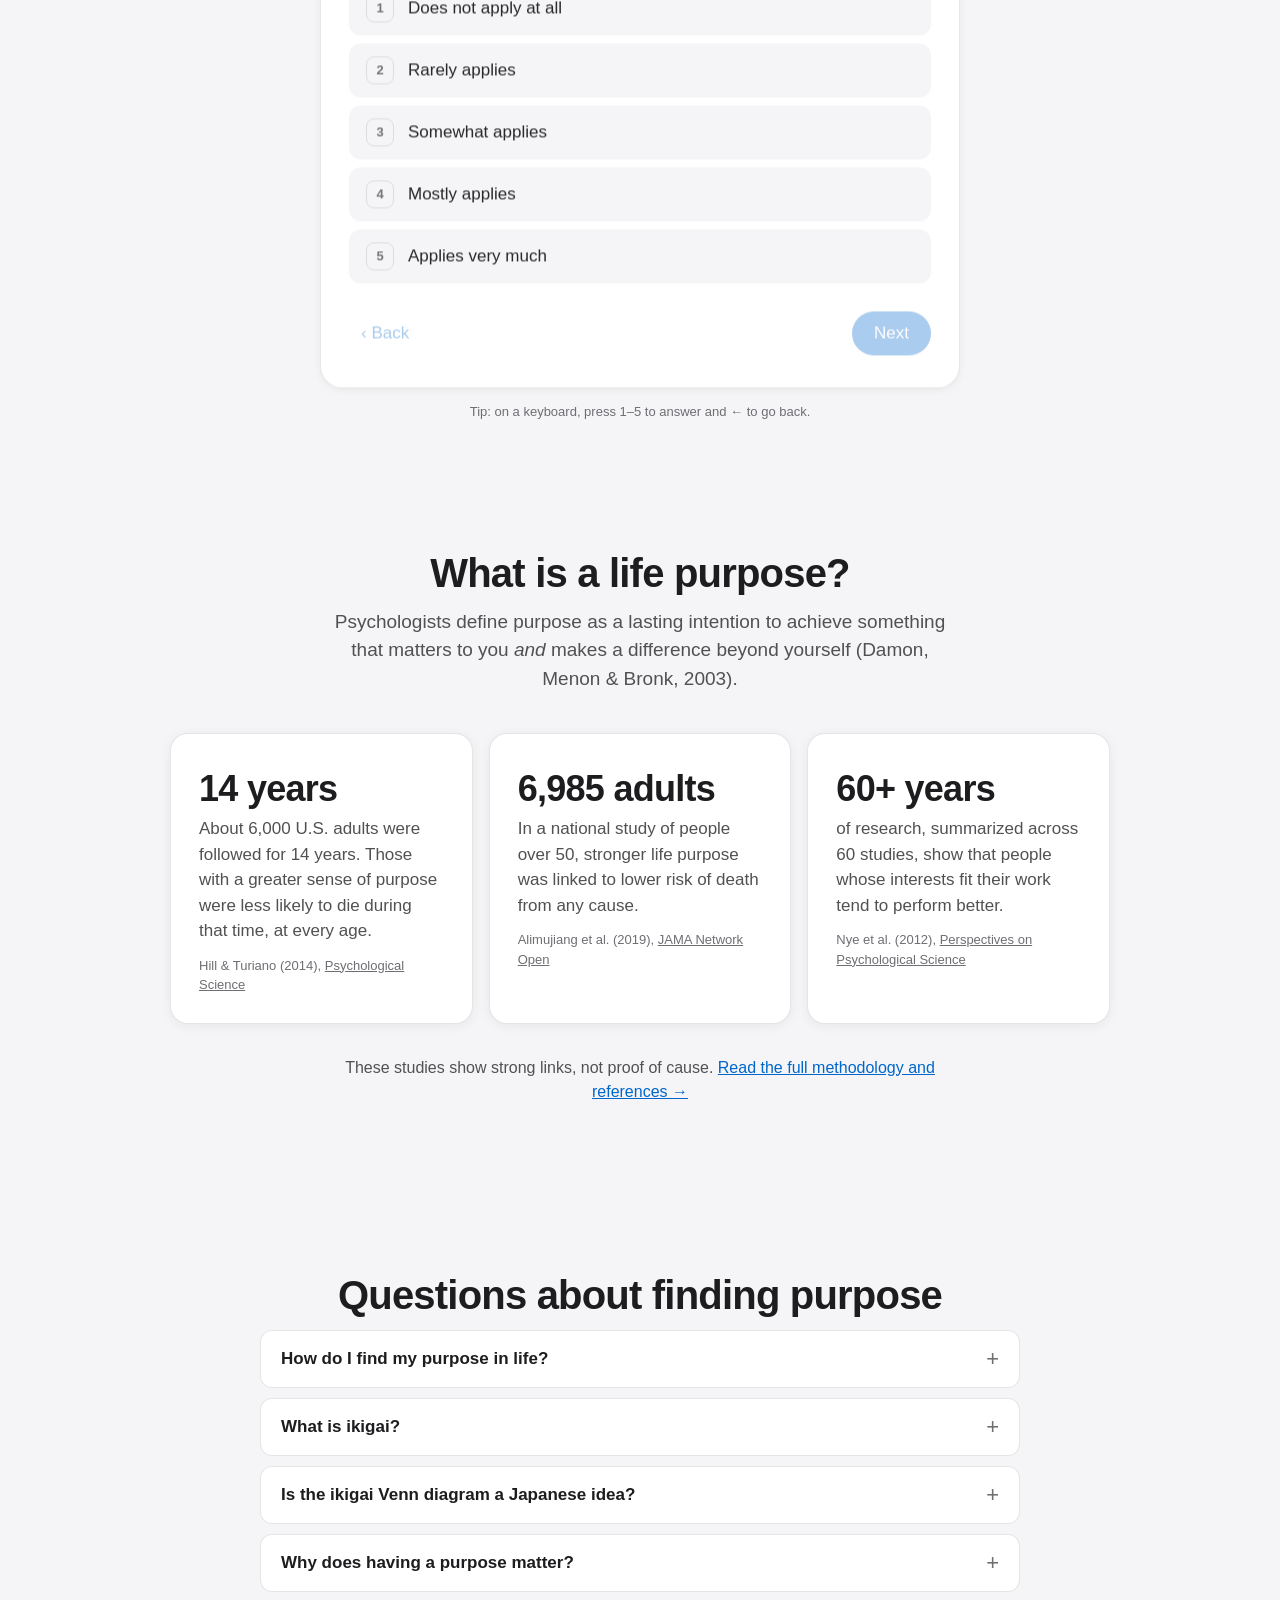
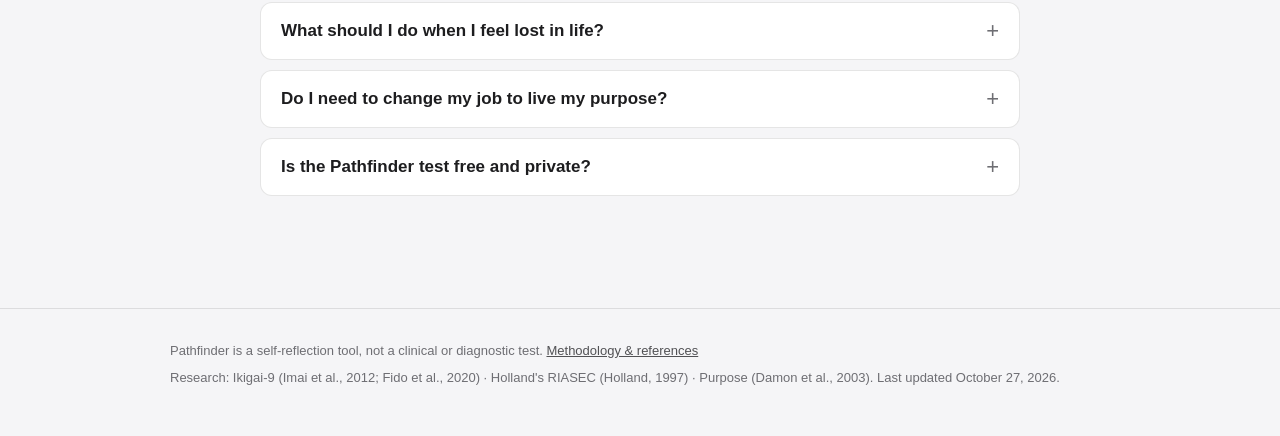
<file: purpose-finder/index.html>
<!DOCTYPE html>
<html lang="en">
<head>
    <meta charset="UTF-8">
    <title>Pathfinder has moved</title>
    <meta name="robots" content="noindex, follow">
    <link rel="canonical" href="https://homesh123.github.io/Purposefinder/">
    <meta http-equiv="refresh" content="0; url=../">
</head>
<body>
    <p>Pathfinder has moved. <a href="../">Go to the purpose test</a>.</p>
</body>
</html>
</file>
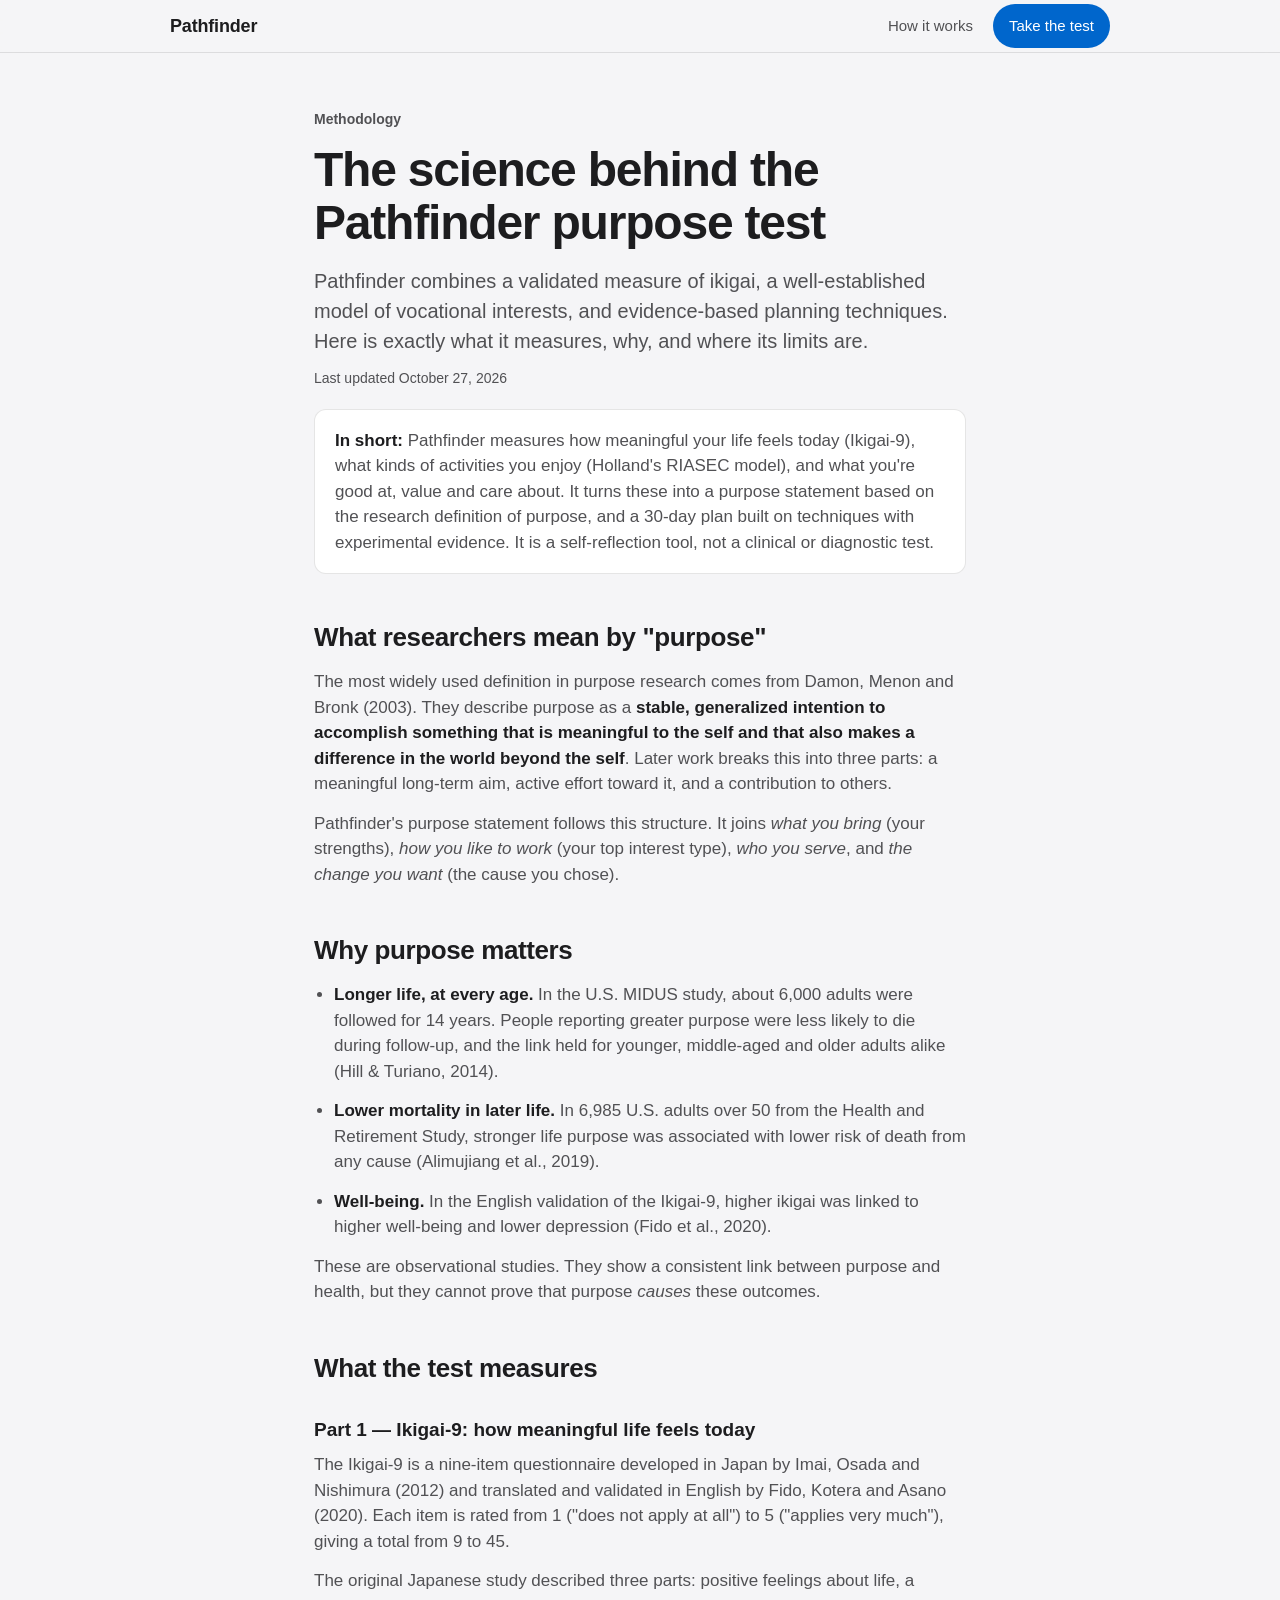
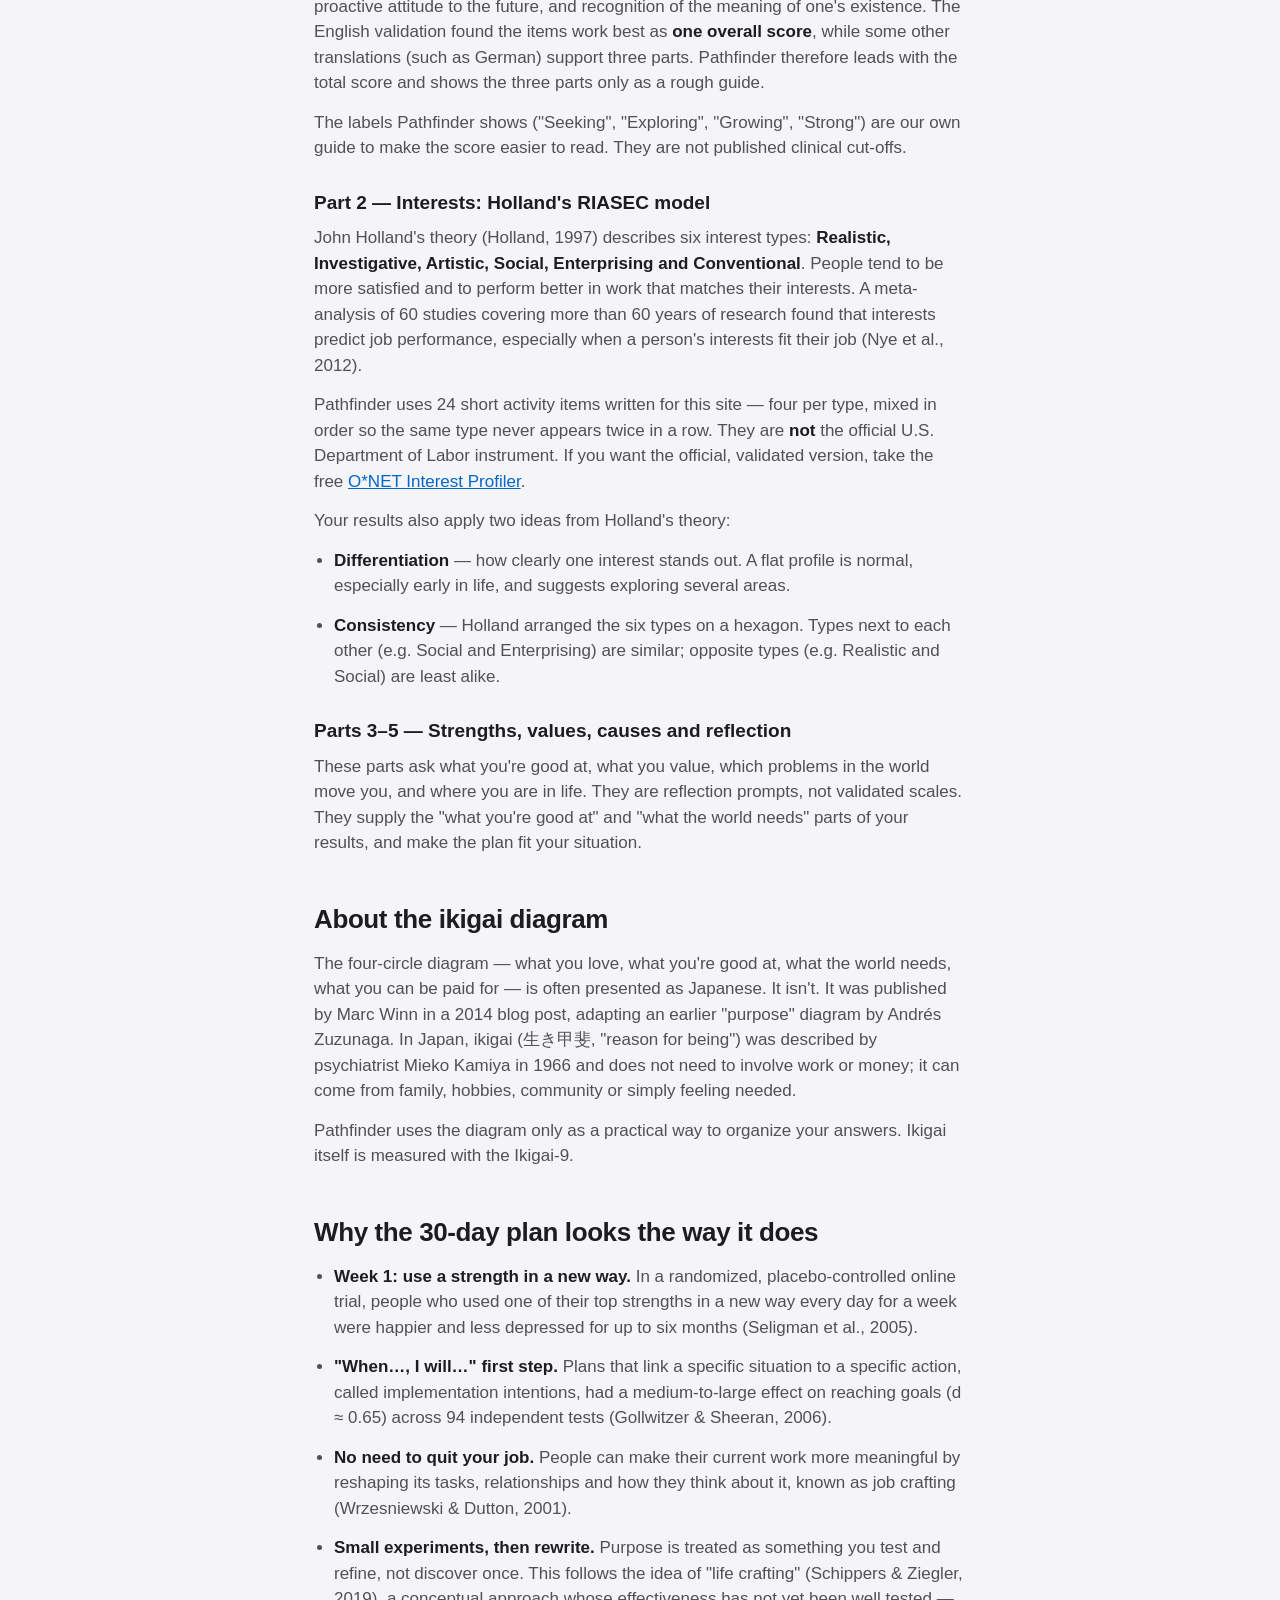
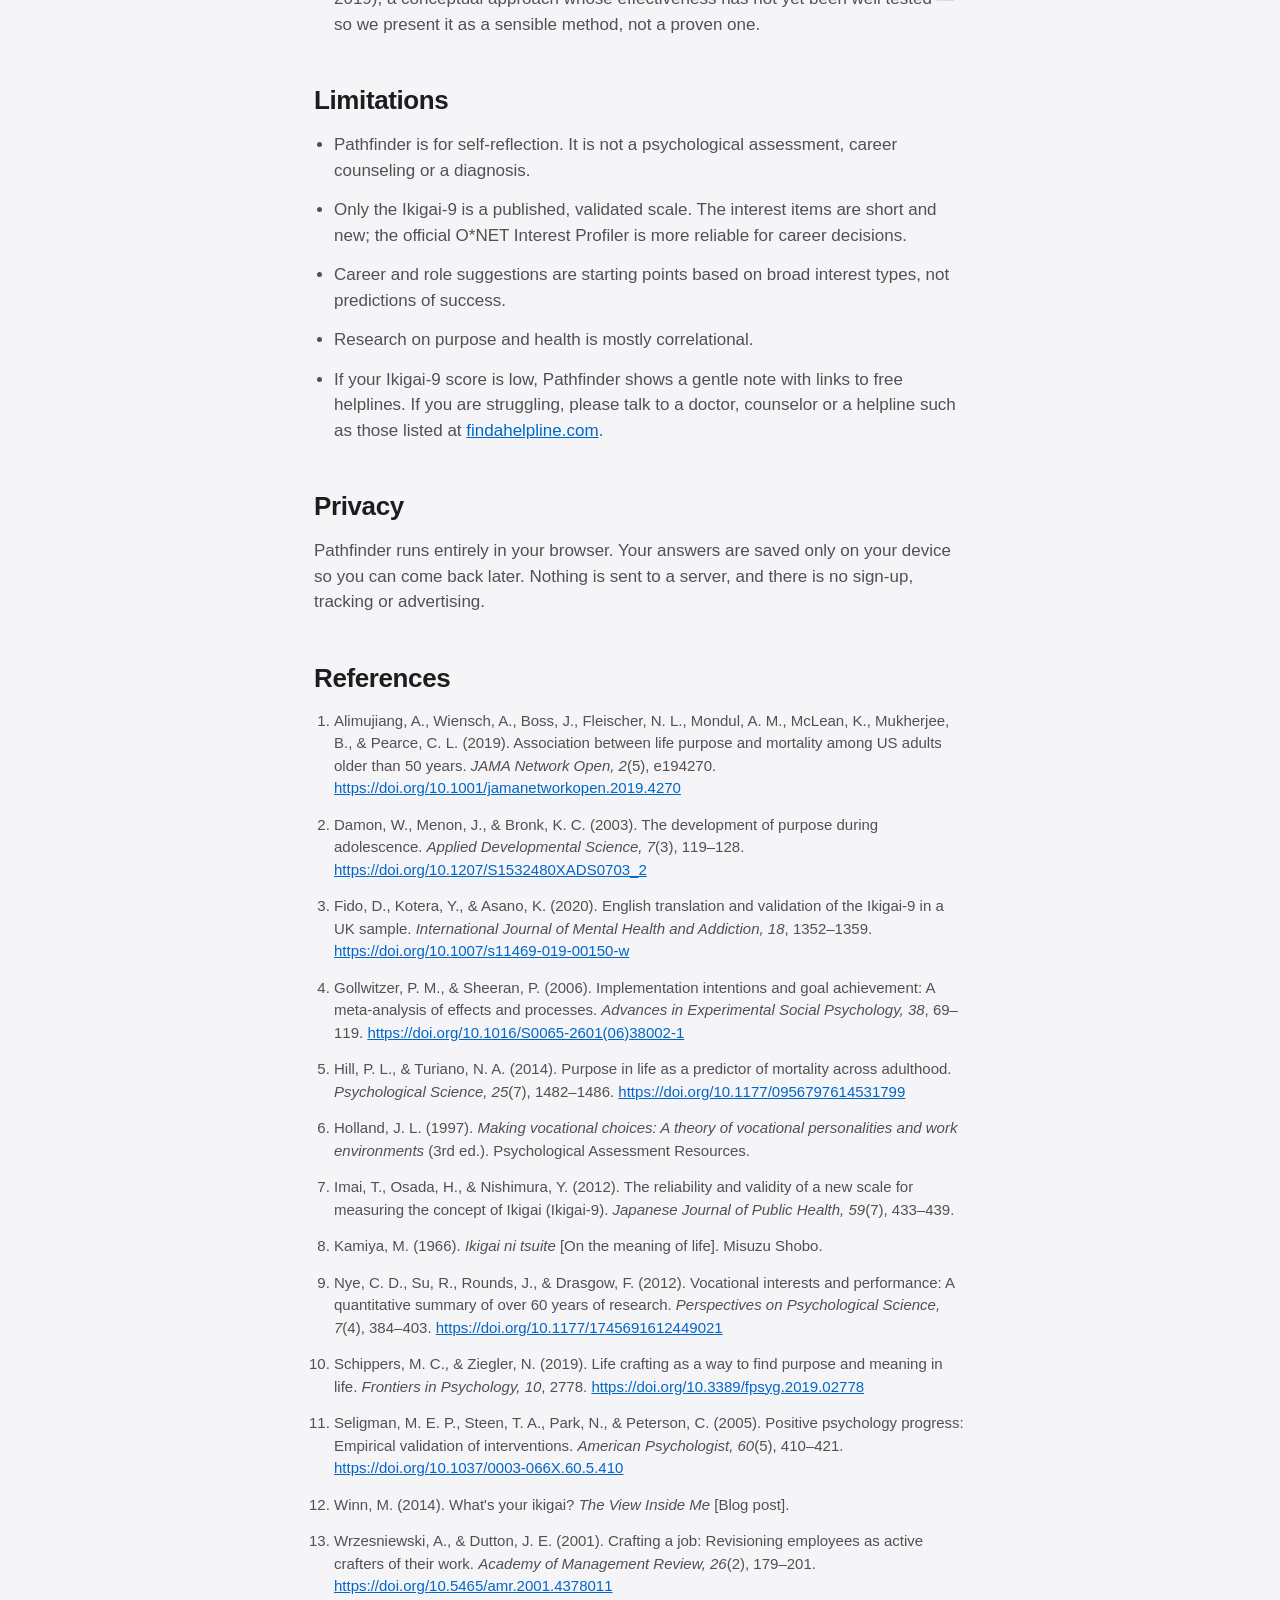
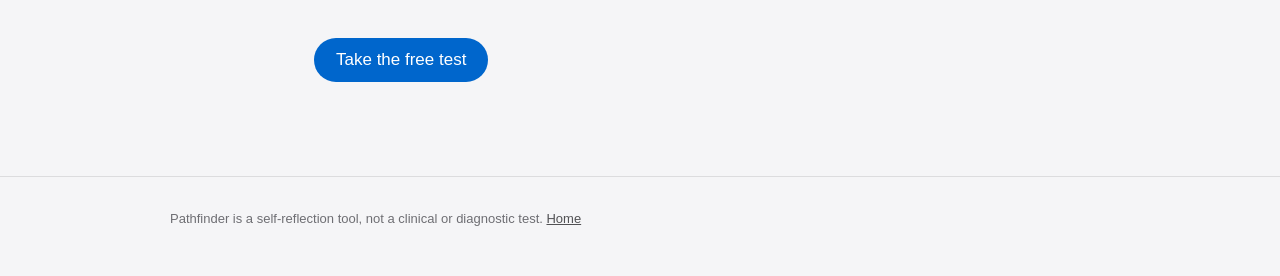
<file: methodology.html>
<!DOCTYPE html>
<html lang="en">
<head>
    <meta charset="UTF-8">
    <meta name="viewport" content="width=device-width, initial-scale=1.0, viewport-fit=cover">
    <title>The Science Behind the Pathfinder Purpose Test | Methodology</title>
    <meta name="description" content="How the Pathfinder purpose test works: the Ikigai-9 scale, Holland's RIASEC interests, the research definition of purpose, the evidence behind the 30-day plan, limitations and full references.">
    <meta name="robots" content="index, follow, max-snippet:-1">
    <link rel="canonical" href="https://homesh123.github.io/Purposefinder/methodology.html">
    <meta name="theme-color" content="#f5f5f7" media="(prefers-color-scheme: light)">
    <meta name="theme-color" content="#000000" media="(prefers-color-scheme: dark)">
    <meta name="color-scheme" content="light dark">
    <link rel="icon" href="favicon.svg" type="image/svg+xml">
    <link rel="apple-touch-icon" href="apple-touch-icon.png">

    <meta property="og:type" content="article">
    <meta property="og:url" content="https://homesh123.github.io/Purposefinder/methodology.html">
    <meta property="og:site_name" content="Pathfinder">
    <meta property="og:title" content="The Science Behind the Pathfinder Purpose Test">
    <meta property="og:description" content="The research, instruments, limitations and references behind a free life purpose test.">
    <meta property="og:image" content="https://homesh123.github.io/Purposefinder/og-image.png">
    <meta name="twitter:card" content="summary_large_image">

    <script type="application/ld+json">
    {
      "@context": "https://schema.org",
      "@graph": [
        {
          "@type": "Article",
          "@id": "https://homesh123.github.io/Purposefinder/methodology.html#article",
          "headline": "The science behind the Pathfinder purpose test",
          "description": "Methodology, evidence, limitations and references for a free life purpose test combining the Ikigai-9 and Holland's RIASEC model.",
          "url": "https://homesh123.github.io/Purposefinder/methodology.html",
          "image": "https://homesh123.github.io/Purposefinder/og-image.png",
          "datePublished": "2026-10-27",
          "dateModified": "2026-10-27",
          "inLanguage": "en",
          "author": { "@type": "Organization", "name": "Pathfinder", "url": "https://homesh123.github.io/Purposefinder/" },
          "publisher": { "@type": "Organization", "name": "Pathfinder", "url": "https://homesh123.github.io/Purposefinder/" },
          "isPartOf": { "@id": "https://homesh123.github.io/Purposefinder/#website" },
          "about": [
            { "@type": "Thing", "name": "Ikigai", "sameAs": "https://en.wikipedia.org/wiki/Ikigai" },
            { "@type": "Thing", "name": "Holland Codes", "sameAs": "https://en.wikipedia.org/wiki/Holland_Codes" }
          ],
          "citation": [
            { "@type": "ScholarlyArticle", "name": "The reliability and validity of a new scale for measuring the concept of Ikigai (Ikigai-9)", "author": "Imai, T., Osada, H., & Nishimura, Y.", "datePublished": "2012" },
            { "@type": "ScholarlyArticle", "name": "English translation and validation of the Ikigai-9 in a UK sample", "author": "Fido, D., Kotera, Y., & Asano, K.", "datePublished": "2020", "sameAs": "https://doi.org/10.1007/s11469-019-00150-w" },
            { "@type": "ScholarlyArticle", "name": "The development of purpose during adolescence", "author": "Damon, W., Menon, J., & Bronk, K. C.", "datePublished": "2003", "sameAs": "https://doi.org/10.1207/S1532480XADS0703_2" },
            { "@type": "ScholarlyArticle", "name": "Purpose in life as a predictor of mortality across adulthood", "author": "Hill, P. L., & Turiano, N. A.", "datePublished": "2014", "sameAs": "https://doi.org/10.1177/0956797614531799" },
            { "@type": "ScholarlyArticle", "name": "Association between life purpose and mortality among US adults older than 50 years", "author": "Alimujiang, A., et al.", "datePublished": "2019", "sameAs": "https://doi.org/10.1001/jamanetworkopen.2019.4270" },
            { "@type": "ScholarlyArticle", "name": "Vocational interests and performance: A quantitative summary of over 60 years of research", "author": "Nye, C. D., Su, R., Rounds, J., & Drasgow, F.", "datePublished": "2012", "sameAs": "https://doi.org/10.1177/1745691612449021" },
            { "@type": "ScholarlyArticle", "name": "Positive psychology progress: Empirical validation of interventions", "author": "Seligman, M. E. P., Steen, T. A., Park, N., & Peterson, C.", "datePublished": "2005", "sameAs": "https://doi.org/10.1037/0003-066X.60.5.410" },
            { "@type": "ScholarlyArticle", "name": "Implementation intentions and goal achievement: A meta-analysis of effects and processes", "author": "Gollwitzer, P. M., & Sheeran, P.", "datePublished": "2006", "sameAs": "https://doi.org/10.1016/S0065-2601(06)38002-1" },
            { "@type": "ScholarlyArticle", "name": "Crafting a job: Revisioning employees as active crafters of their work", "author": "Wrzesniewski, A., & Dutton, J. E.", "datePublished": "2001", "sameAs": "https://doi.org/10.5465/amr.2001.4378011" },
            { "@type": "ScholarlyArticle", "name": "Life crafting as a way to find purpose and meaning in life", "author": "Schippers, M. C., & Ziegler, N.", "datePublished": "2019", "sameAs": "https://doi.org/10.3389/fpsyg.2019.02778" }
          ]
        },
        {
          "@type": "BreadcrumbList",
          "itemListElement": [
            { "@type": "ListItem", "position": 1, "name": "Pathfinder", "item": "https://homesh123.github.io/Purposefinder/" },
            { "@type": "ListItem", "position": 2, "name": "Methodology", "item": "https://homesh123.github.io/Purposefinder/methodology.html" }
          ]
        }
      ]
    }
    </script>

    <link rel="stylesheet" href="css/style.css">
</head>
<body>
    <a class="skip-link" href="#main">Skip to content</a>

    <nav class="nav" aria-label="Main">
        <div class="nav-container">
            <a class="nav-logo" href="./">Pathfinder</a>
            <div class="nav-links">
                <a class="nav-text" href="./#how">How it works</a>
                <a class="btn btn-primary btn-small" href="./#quiz">Take the test</a>
            </div>
        </div>
    </nav>

    <main id="main" class="article">
        <article class="container narrow">
            <p class="eyebrow">Methodology</p>
            <h1>The science behind the Pathfinder purpose test</h1>
            <p class="lede">Pathfinder combines a validated measure of ikigai, a well-established model of vocational interests, and evidence-based planning techniques. Here is exactly what it measures, why, and where its limits are.</p>
            <p class="updated">Last updated <time datetime="2026-10-27">October 27, 2026</time></p>

            <div class="callout">
                <p><strong>In short:</strong> Pathfinder measures how meaningful your life feels today (Ikigai-9), what kinds of activities you enjoy (Holland's RIASEC model), and what you're good at, value and care about. It turns these into a purpose statement based on the research definition of purpose, and a 30-day plan built on techniques with experimental evidence. It is a self-reflection tool, not a clinical or diagnostic test.</p>
            </div>

            <h2 id="definition">What researchers mean by "purpose"</h2>
            <p>The most widely used definition in purpose research comes from Damon, Menon and Bronk (2003). They describe purpose as a <strong>stable, generalized intention to accomplish something that is meaningful to the self and that also makes a difference in the world beyond the self</strong>. Later work breaks this into three parts: a meaningful long-term aim, active effort toward it, and a contribution to others.</p>
            <p>Pathfinder's purpose statement follows this structure. It joins <em>what you bring</em> (your strengths), <em>how you like to work</em> (your top interest type), <em>who you serve</em>, and <em>the change you want</em> (the cause you chose).</p>

            <h2 id="why">Why purpose matters</h2>
            <ul>
                <li><strong>Longer life, at every age.</strong> In the U.S. MIDUS study, about 6,000 adults were followed for 14 years. People reporting greater purpose were less likely to die during follow-up, and the link held for younger, middle-aged and older adults alike (Hill &amp; Turiano, 2014).</li>
                <li><strong>Lower mortality in later life.</strong> In 6,985 U.S. adults over 50 from the Health and Retirement Study, stronger life purpose was associated with lower risk of death from any cause (Alimujiang et al., 2019).</li>
                <li><strong>Well-being.</strong> In the English validation of the Ikigai-9, higher ikigai was linked to higher well-being and lower depression (Fido et al., 2020).</li>
            </ul>
            <p>These are observational studies. They show a consistent link between purpose and health, but they cannot prove that purpose <em>causes</em> these outcomes.</p>

            <h2 id="instruments">What the test measures</h2>

            <h3>Part 1 — Ikigai-9: how meaningful life feels today</h3>
            <p>The Ikigai-9 is a nine-item questionnaire developed in Japan by Imai, Osada and Nishimura (2012) and translated and validated in English by Fido, Kotera and Asano (2020). Each item is rated from 1 ("does not apply at all") to 5 ("applies very much"), giving a total from 9 to 45.</p>
            <p>The original Japanese study described three parts: positive feelings about life, a proactive attitude to the future, and recognition of the meaning of one's existence. The English validation found the items work best as <strong>one overall score</strong>, while some other translations (such as German) support three parts. Pathfinder therefore leads with the total score and shows the three parts only as a rough guide.</p>
            <p>The labels Pathfinder shows ("Seeking", "Exploring", "Growing", "Strong") are our own guide to make the score easier to read. They are not published clinical cut-offs.</p>

            <h3>Part 2 — Interests: Holland's RIASEC model</h3>
            <p>John Holland's theory (Holland, 1997) describes six interest types: <strong>Realistic, Investigative, Artistic, Social, Enterprising and Conventional</strong>. People tend to be more satisfied and to perform better in work that matches their interests. A meta-analysis of 60 studies covering more than 60 years of research found that interests predict job performance, especially when a person's interests fit their job (Nye et al., 2012).</p>
            <p>Pathfinder uses 24 short activity items written for this site — four per type, mixed in order so the same type never appears twice in a row. They are <strong>not</strong> the official U.S. Department of Labor instrument. If you want the official, validated version, take the free <a href="https://www.mynextmove.org/explore/ip" target="_blank" rel="noopener">O*NET Interest Profiler</a>.</p>
            <p>Your results also apply two ideas from Holland's theory:</p>
            <ul>
                <li><strong>Differentiation</strong> — how clearly one interest stands out. A flat profile is normal, especially early in life, and suggests exploring several areas.</li>
                <li><strong>Consistency</strong> — Holland arranged the six types on a hexagon. Types next to each other (e.g. Social and Enterprising) are similar; opposite types (e.g. Realistic and Social) are least alike.</li>
            </ul>

            <h3>Parts 3–5 — Strengths, values, causes and reflection</h3>
            <p>These parts ask what you're good at, what you value, which problems in the world move you, and where you are in life. They are reflection prompts, not validated scales. They supply the "what you're good at" and "what the world needs" parts of your results, and make the plan fit your situation.</p>

            <h2 id="ikigai-diagram">About the ikigai diagram</h2>
            <p>The four-circle diagram — what you love, what you're good at, what the world needs, what you can be paid for — is often presented as Japanese. It isn't. It was published by Marc Winn in a 2014 blog post, adapting an earlier "purpose" diagram by Andrés Zuzunaga. In Japan, ikigai (生き甲斐, "reason for being") was described by psychiatrist Mieko Kamiya in 1966 and does not need to involve work or money; it can come from family, hobbies, community or simply feeling needed.</p>
            <p>Pathfinder uses the diagram only as a practical way to organize your answers. Ikigai itself is measured with the Ikigai-9.</p>

            <h2 id="plan">Why the 30-day plan looks the way it does</h2>
            <ul>
                <li><strong>Week 1: use a strength in a new way.</strong> In a randomized, placebo-controlled online trial, people who used one of their top strengths in a new way every day for a week were happier and less depressed for up to six months (Seligman et al., 2005).</li>
                <li><strong>"When…, I will…" first step.</strong> Plans that link a specific situation to a specific action, called implementation intentions, had a medium-to-large effect on reaching goals (d ≈ 0.65) across 94 independent tests (Gollwitzer &amp; Sheeran, 2006).</li>
                <li><strong>No need to quit your job.</strong> People can make their current work more meaningful by reshaping its tasks, relationships and how they think about it, known as job crafting (Wrzesniewski &amp; Dutton, 2001).</li>
                <li><strong>Small experiments, then rewrite.</strong> Purpose is treated as something you test and refine, not discover once. This follows the idea of "life crafting" (Schippers &amp; Ziegler, 2019), a conceptual approach whose effectiveness has not yet been well tested — so we present it as a sensible method, not a proven one.</li>
            </ul>

            <h2 id="limits">Limitations</h2>
            <ul>
                <li>Pathfinder is for self-reflection. It is not a psychological assessment, career counseling or a diagnosis.</li>
                <li>Only the Ikigai-9 is a published, validated scale. The interest items are short and new; the official O*NET Interest Profiler is more reliable for career decisions.</li>
                <li>Career and role suggestions are starting points based on broad interest types, not predictions of success.</li>
                <li>Research on purpose and health is mostly correlational.</li>
                <li>If your Ikigai-9 score is low, Pathfinder shows a gentle note with links to free helplines. If you are struggling, please talk to a doctor, counselor or a helpline such as those listed at <a href="https://findahelpline.com" target="_blank" rel="noopener">findahelpline.com</a>.</li>
            </ul>

            <h2 id="privacy">Privacy</h2>
            <p>Pathfinder runs entirely in your browser. Your answers are saved only on your device so you can come back later. Nothing is sent to a server, and there is no sign-up, tracking or advertising.</p>

            <h2 id="references">References</h2>
            <ol class="refs">
                <li>Alimujiang, A., Wiensch, A., Boss, J., Fleischer, N. L., Mondul, A. M., McLean, K., Mukherjee, B., &amp; Pearce, C. L. (2019). Association between life purpose and mortality among US adults older than 50 years. <em>JAMA Network Open, 2</em>(5), e194270. <a href="https://doi.org/10.1001/jamanetworkopen.2019.4270">https://doi.org/10.1001/jamanetworkopen.2019.4270</a></li>
                <li>Damon, W., Menon, J., &amp; Bronk, K. C. (2003). The development of purpose during adolescence. <em>Applied Developmental Science, 7</em>(3), 119–128. <a href="https://doi.org/10.1207/S1532480XADS0703_2">https://doi.org/10.1207/S1532480XADS0703_2</a></li>
                <li>Fido, D., Kotera, Y., &amp; Asano, K. (2020). English translation and validation of the Ikigai-9 in a UK sample. <em>International Journal of Mental Health and Addiction, 18</em>, 1352–1359. <a href="https://doi.org/10.1007/s11469-019-00150-w">https://doi.org/10.1007/s11469-019-00150-w</a></li>
                <li>Gollwitzer, P. M., &amp; Sheeran, P. (2006). Implementation intentions and goal achievement: A meta-analysis of effects and processes. <em>Advances in Experimental Social Psychology, 38</em>, 69–119. <a href="https://doi.org/10.1016/S0065-2601(06)38002-1">https://doi.org/10.1016/S0065-2601(06)38002-1</a></li>
                <li>Hill, P. L., &amp; Turiano, N. A. (2014). Purpose in life as a predictor of mortality across adulthood. <em>Psychological Science, 25</em>(7), 1482–1486. <a href="https://doi.org/10.1177/0956797614531799">https://doi.org/10.1177/0956797614531799</a></li>
                <li>Holland, J. L. (1997). <em>Making vocational choices: A theory of vocational personalities and work environments</em> (3rd ed.). Psychological Assessment Resources.</li>
                <li>Imai, T., Osada, H., &amp; Nishimura, Y. (2012). The reliability and validity of a new scale for measuring the concept of Ikigai (Ikigai-9). <em>Japanese Journal of Public Health, 59</em>(7), 433–439.</li>
                <li>Kamiya, M. (1966). <em>Ikigai ni tsuite</em> [On the meaning of life]. Misuzu Shobo.</li>
                <li>Nye, C. D., Su, R., Rounds, J., &amp; Drasgow, F. (2012). Vocational interests and performance: A quantitative summary of over 60 years of research. <em>Perspectives on Psychological Science, 7</em>(4), 384–403. <a href="https://doi.org/10.1177/1745691612449021">https://doi.org/10.1177/1745691612449021</a></li>
                <li>Schippers, M. C., &amp; Ziegler, N. (2019). Life crafting as a way to find purpose and meaning in life. <em>Frontiers in Psychology, 10</em>, 2778. <a href="https://doi.org/10.3389/fpsyg.2019.02778">https://doi.org/10.3389/fpsyg.2019.02778</a></li>
                <li>Seligman, M. E. P., Steen, T. A., Park, N., &amp; Peterson, C. (2005). Positive psychology progress: Empirical validation of interventions. <em>American Psychologist, 60</em>(5), 410–421. <a href="https://doi.org/10.1037/0003-066X.60.5.410">https://doi.org/10.1037/0003-066X.60.5.410</a></li>
                <li>Winn, M. (2014). What's your ikigai? <em>The View Inside Me</em> [Blog post].</li>
                <li>Wrzesniewski, A., &amp; Dutton, J. E. (2001). Crafting a job: Revisioning employees as active crafters of their work. <em>Academy of Management Review, 26</em>(2), 179–201. <a href="https://doi.org/10.5465/amr.2001.4378011">https://doi.org/10.5465/amr.2001.4378011</a></li>
            </ol>

            <p style="margin-top: 2.5rem;"><a class="btn btn-primary" href="./#quiz">Take the free test</a></p>
        </article>
    </main>

    <footer class="footer">
        <div class="container">
            <p>Pathfinder is a self-reflection tool, not a clinical or diagnostic test. <a href="./">Home</a></p>
        </div>
    </footer>
</body>
</html>
</file>
<file: css/style.css>
/* Pathfinder — styles follow Apple Human Interface Guidelines principles:
   system typography, light/dark appearance, 44pt touch targets,
   restrained color, clear hierarchy and reduced-motion support. */

:root {
    color-scheme: light dark;
    --bg: #f5f5f7;
    --surface: #ffffff;
    --surface-2: #f5f5f7;
    --text: #1d1d1f;
    --text-2: #515154;
    --text-3: #6e6e73;
    --border: rgba(0, 0, 0, 0.1);
    --accent: #0066cc;
    --accent-hover: #0077ed;
    --accent-text: #ffffff;
    --tint: rgba(0, 102, 204, 0.08);
    --tint-strong: rgba(0, 102, 204, 0.16);
    --warn: #b25000;
    --shadow: 0 2px 12px rgba(0, 0, 0, 0.06);
    --radius: 18px;
    --radius-sm: 12px;
    --font: -apple-system, BlinkMacSystemFont, "SF Pro Text", "Segoe UI", Roboto, "Helvetica Neue", Arial, sans-serif;
    --font-display: -apple-system, BlinkMacSystemFont, "SF Pro Display", "Segoe UI", Roboto, "Helvetica Neue", Arial, sans-serif;
    --font-serif: ui-serif, "New York", "Iowan Old Style", Georgia, serif;
    --brand: linear-gradient(90deg, #0066cc 0%, #6e4ff6 55%, #d6336c 100%);
}

@media (prefers-color-scheme: dark) {
    :root {
        --bg: #000000;
        --surface: #1c1c1e;
        --surface-2: #2c2c2e;
        --text: #f5f5f7;
        --text-2: #c7c7cc;
        --text-3: #a1a1a6;
        --border: rgba(255, 255, 255, 0.14);
        --accent: #2997ff;
        --accent-hover: #47a6ff;
        --accent-text: #000000;
        --tint: rgba(41, 151, 255, 0.12);
        --tint-strong: rgba(41, 151, 255, 0.24);
        --warn: #ffb340;
        --shadow: none;
        --brand: linear-gradient(90deg, #2997ff 0%, #9b87ff 55%, #ff6b9a 100%);
    }
}

* {
    margin: 0;
    padding: 0;
    box-sizing: border-box;
}

html {
    scroll-behavior: smooth;
    -webkit-text-size-adjust: 100%;
}

body {
    font-family: var(--font);
    font-size: 1.0625rem;
    line-height: 1.5;
    background: var(--bg);
    color: var(--text);
    -webkit-font-smoothing: antialiased;
}

[hidden] {
    display: none !important;
}

/* Keep jump targets clear of the sticky navigation bar */
[id] {
    scroll-margin-top: 64px;
}

a {
    color: var(--accent);
}

:focus-visible {
    outline: 3px solid var(--accent);
    outline-offset: 2px;
    border-radius: 6px;
}

.skip-link {
    position: absolute;
    left: 1rem;
    top: -4rem;
    background: var(--surface);
    color: var(--text);
    padding: 0.75rem 1rem;
    border-radius: var(--radius-sm);
    z-index: 200;
}

.skip-link:focus {
    top: 1rem;
}

.visually-hidden {
    position: absolute;
    width: 1px;
    height: 1px;
    overflow: hidden;
    clip: rect(0 0 0 0);
    white-space: nowrap;
}

.container {
    max-width: 980px;
    margin: 0 auto;
    padding: 0 1.25rem;
}

.narrow {
    max-width: 692px;
}

/* Navigation */
.nav {
    position: sticky;
    top: 0;
    z-index: 100;
    background: color-mix(in srgb, var(--bg) 80%, transparent);
    backdrop-filter: saturate(180%) blur(20px);
    -webkit-backdrop-filter: saturate(180%) blur(20px);
    border-bottom: 1px solid var(--border);
}

.nav-container {
    max-width: 980px;
    margin: 0 auto;
    padding: 0 1.25rem;
    min-height: 52px;
    display: flex;
    align-items: center;
    justify-content: space-between;
    gap: 1rem;
}

.nav-logo {
    font-weight: 600;
    font-size: 1.125rem;
    color: var(--text);
    text-decoration: none;
    letter-spacing: -0.01em;
}

.nav-links {
    display: flex;
    align-items: center;
    gap: 1.25rem;
}

.nav-links a:not(.btn) {
    color: var(--text-2);
    text-decoration: none;
    font-size: 0.9375rem;
}

.nav-links a:not(.btn):hover {
    color: var(--text);
}

/* Buttons — 44pt minimum hit target */
.btn {
    display: inline-flex;
    align-items: center;
    justify-content: center;
    gap: 0.4rem;
    min-height: 44px;
    padding: 0 1.375rem;
    border-radius: 980px;
    border: none;
    font: inherit;
    font-size: 1.0625rem;
    font-weight: 500;
    text-decoration: none;
    cursor: pointer;
    transition: background-color 0.2s ease, color 0.2s ease, transform 0.1s ease;
    -webkit-tap-highlight-color: transparent;
}

.btn:active {
    transform: scale(0.98);
}

.btn-primary {
    background: var(--accent);
    color: var(--accent-text);
}

.btn-primary:hover {
    background: var(--accent-hover);
}

.btn-secondary {
    background: var(--tint);
    color: var(--accent);
}

.btn-secondary:hover {
    background: var(--tint-strong);
}

.btn-plain {
    background: transparent;
    color: var(--accent);
    padding: 0 0.75rem;
}

.btn:disabled {
    opacity: 0.35;
    cursor: not-allowed;
    transform: none;
}

.btn-small {
    min-height: 44px;
    padding: 0 1rem;
    font-size: 0.9375rem;
}

/* Hero */
.hero {
    padding: 5rem 0 3.5rem;
    text-align: center;
}

.eyebrow {
    font-size: 0.875rem;
    font-weight: 600;
    color: var(--accent);
    margin-bottom: 0.75rem;
}

.hero h1 {
    font-family: var(--font-display);
    font-size: clamp(2.5rem, 7vw, 4.5rem);
    font-weight: 700;
    line-height: 1.05;
    letter-spacing: -0.03em;
    margin-bottom: 1.25rem;
}

.gradient-text {
    background: var(--brand);
    -webkit-background-clip: text;
    background-clip: text;
    color: transparent;
}

.hero-subtitle {
    font-size: clamp(1.125rem, 2.4vw, 1.375rem);
    color: var(--text-2);
    max-width: 640px;
    margin: 0 auto 2rem;
}

.hero-actions {
    display: flex;
    gap: 0.75rem;
    justify-content: center;
    flex-wrap: wrap;
}

.hero-actions .btn {
    min-height: 50px;
    padding: 0 1.75rem;
}

.hero-meta {
    display: flex;
    justify-content: center;
    flex-wrap: wrap;
    gap: 0.5rem 1.5rem;
    margin-top: 1.75rem;
    color: var(--text-3);
    font-size: 0.9375rem;
    list-style: none;
}

/* Generic sections */
.section {
    padding: 4rem 0;
}

.section-title {
    font-family: var(--font-display);
    font-size: clamp(1.75rem, 4.5vw, 2.5rem);
    font-weight: 700;
    letter-spacing: -0.02em;
    line-height: 1.15;
    text-align: center;
    margin-bottom: 0.75rem;
}

.section-subtitle {
    text-align: center;
    color: var(--text-2);
    font-size: 1.1875rem;
    max-width: 640px;
    margin: 0 auto 2.5rem;
}

.card {
    background: var(--surface);
    border-radius: var(--radius);
    padding: 1.75rem;
    box-shadow: var(--shadow);
    border: 1px solid var(--border);
}

.card h3 {
    font-size: 1.25rem;
    font-weight: 600;
    letter-spacing: -0.01em;
    margin-bottom: 0.5rem;
}

.card p {
    color: var(--text-2);
}

.grid-3 {
    display: grid;
    grid-template-columns: repeat(auto-fit, minmax(min(100%, 260px), 1fr));
    gap: 1rem;
}

.step-num {
    display: inline-flex;
    align-items: center;
    justify-content: center;
    width: 32px;
    height: 32px;
    border-radius: 50%;
    background: var(--tint);
    color: var(--accent);
    font-weight: 600;
    margin-bottom: 0.75rem;
}

/* Stats (GEO: concrete, cited numbers) */
.stat-grid {
    display: grid;
    grid-template-columns: repeat(auto-fit, minmax(min(100%, 280px), 1fr));
    gap: 1rem;
}

.stat-value {
    font-family: var(--font-display);
    font-size: 2.25rem;
    font-weight: 700;
    letter-spacing: -0.02em;
    color: var(--text);
}

.cite {
    display: block;
    margin-top: 0.75rem;
    font-size: 0.8125rem;
    color: var(--text-3);
}

.cite a {
    color: var(--text-3);
}

/* Quiz — one question per screen */
.quiz-section {
    padding: 3rem 0 4rem;
}

.quiz {
    max-width: 640px;
    margin: 0 auto;
}

.quiz-progress {
    margin-bottom: 1rem;
}

.quiz-progress-row {
    display: flex;
    justify-content: space-between;
    align-items: baseline;
    gap: 1rem;
    font-size: 0.875rem;
    color: var(--text-3);
    margin-bottom: 0.5rem;
}

.quiz-progress-row strong {
    color: var(--text-2);
    font-weight: 600;
}

.progress-track {
    height: 6px;
    background: var(--surface-2);
    border-radius: 980px;
    overflow: hidden;
    border: 1px solid var(--border);
}

.progress-fill {
    height: 100%;
    width: 0;
    background: var(--accent);
    border-radius: 980px;
    transition: width 0.35s ease;
}

.quiz-card {
    background: var(--surface);
    border: 1px solid var(--border);
    border-radius: 22px;
    padding: 2rem 1.75rem;
    box-shadow: var(--shadow);
    min-height: 420px;
    display: flex;
    flex-direction: column;
}

.quiz-card:focus {
    outline: none;
}

.quiz-card.enter {
    animation: cardIn 0.28s ease;
}

@keyframes cardIn {
    from { opacity: 0; transform: translateY(8px); }
    to { opacity: 1; transform: none; }
}

.quiz-group {
    font-size: 0.8125rem;
    font-weight: 600;
    letter-spacing: 0.02em;
    text-transform: uppercase;
    color: var(--accent);
    margin-bottom: 0.5rem;
}

.quiz-question {
    font-family: var(--font-display);
    font-size: clamp(1.375rem, 3.6vw, 1.75rem);
    font-weight: 600;
    line-height: 1.25;
    letter-spacing: -0.015em;
    margin-bottom: 0.5rem;
}

.quiz-question:focus {
    outline: none;
}

.quiz-help {
    color: var(--text-2);
    margin-bottom: 1.5rem;
}

.options {
    display: flex;
    flex-direction: column;
    gap: 0.5rem;
}

.option {
    display: flex;
    align-items: center;
    gap: 0.875rem;
    width: 100%;
    min-height: 52px;
    padding: 0.75rem 1rem;
    background: var(--surface-2);
    border: 1.5px solid transparent;
    border-radius: var(--radius-sm);
    color: var(--text);
    font: inherit;
    text-align: left;
    cursor: pointer;
    transition: background-color 0.15s ease, border-color 0.15s ease;
    -webkit-tap-highlight-color: transparent;
}

.option:hover {
    border-color: var(--border);
}

.option .key {
    flex-shrink: 0;
    width: 28px;
    height: 28px;
    border-radius: 8px;
    display: inline-flex;
    align-items: center;
    justify-content: center;
    font-size: 0.8125rem;
    font-weight: 600;
    color: var(--text-3);
    border: 1px solid var(--border);
}

.option[aria-checked="true"] {
    background: var(--tint);
    border-color: var(--accent);
}

.option[aria-checked="true"] .key {
    background: var(--accent);
    border-color: var(--accent);
    color: var(--accent-text);
}

.chips {
    display: flex;
    flex-wrap: wrap;
    gap: 0.5rem;
}

.chip {
    min-height: 44px;
    padding: 0.5rem 1rem;
    border-radius: 980px;
    background: var(--surface-2);
    border: 1.5px solid transparent;
    color: var(--text);
    font: inherit;
    font-size: 0.9375rem;
    cursor: pointer;
    transition: background-color 0.15s ease, border-color 0.15s ease;
    -webkit-tap-highlight-color: transparent;
}

.chip:hover {
    border-color: var(--border);
}

.chip[aria-pressed="true"] {
    background: var(--tint);
    border-color: var(--accent);
    color: var(--accent);
    font-weight: 500;
}

.chip[aria-pressed="true"]::before {
    content: "✓ ";
}

.chip-counter {
    margin-top: 1rem;
    font-size: 0.875rem;
    color: var(--text-3);
    min-height: 1.3em;
}

.chip-counter.limit {
    color: var(--warn);
}

.field {
    display: block;
    margin-bottom: 1.125rem;
}

.field span {
    display: block;
    font-weight: 500;
    margin-bottom: 0.375rem;
}

.field textarea,
.field input {
    width: 100%;
    min-height: 44px;
    background: var(--surface-2);
    border: 1.5px solid transparent;
    border-radius: var(--radius-sm);
    color: var(--text);
    font: inherit;
    padding: 0.625rem 0.875rem;
    resize: vertical;
}

.field textarea:focus,
.field input:focus {
    outline: none;
    border-color: var(--accent);
}

.quiz-nav {
    display: flex;
    justify-content: space-between;
    align-items: center;
    gap: 0.75rem;
    margin-top: auto;
    padding-top: 1.75rem;
}

.quiz-hint {
    text-align: center;
    margin-top: 0.875rem;
    font-size: 0.8125rem;
    color: var(--text-3);
}

.why {
    margin-top: 1.25rem;
    font-size: 0.9375rem;
    color: var(--text-2);
}

.why summary {
    cursor: pointer;
    color: var(--accent);
    min-height: 44px;
    display: flex;
    align-items: center;
}

.resume-banner {
    max-width: 640px;
    margin: 0 auto 1rem;
    padding: 1rem 1.25rem;
    border-radius: var(--radius-sm);
    background: var(--tint);
    display: flex;
    align-items: center;
    justify-content: space-between;
    gap: 0.75rem;
    flex-wrap: wrap;
}

/* Results */
.results {
    display: none;
    padding: 3rem 0 2rem;
}

.results.active {
    display: block;
}

.results-grid {
    display: grid;
    grid-template-columns: repeat(auto-fit, minmax(min(100%, 420px), 1fr));
    gap: 1rem;
}

.span-all {
    grid-column: 1 / -1;
}

.card-label {
    font-size: 0.8125rem;
    font-weight: 600;
    letter-spacing: 0.02em;
    text-transform: uppercase;
    color: var(--text-3);
    margin-bottom: 0.5rem;
}

.purpose-card {
    text-align: center;
    padding: 2.5rem 1.75rem;
}

.purpose-statement,
.first-step {
    font-family: var(--font-serif);
    font-size: clamp(1.375rem, 3.4vw, 2rem);
    line-height: 1.35;
    color: var(--text);
    max-width: 760px;
    margin: 0.5rem auto 1rem;
    padding: 0.5rem 0.75rem;
    border-radius: var(--radius-sm);
    border: 1.5px dashed transparent;
    cursor: text;
}

.first-step {
    font-size: clamp(1.125rem, 2.6vw, 1.375rem);
    margin: 0.5rem 0 0.75rem;
    text-align: left;
}

.purpose-statement:hover,
.purpose-statement:focus,
.first-step:hover,
.first-step:focus {
    outline: none;
    border-color: var(--accent);
}

.hint {
    color: var(--text-3);
    font-size: 0.875rem;
}

.purpose-card .hint {
    max-width: 560px;
    margin: 0 auto;
}

.ikigai-map {
    display: grid;
    grid-template-columns: repeat(2, 1fr);
    gap: 0.75rem;
    margin-top: 1rem;
}

.map-quadrant {
    background: var(--surface-2);
    border-radius: var(--radius-sm);
    padding: 1.125rem;
    border-top: 4px solid var(--q, var(--accent));
}

.map-quadrant h4 {
    font-size: 1.0625rem;
    margin-bottom: 0.375rem;
}

.map-quadrant ul {
    padding-left: 1.1rem;
    color: var(--text-2);
    font-size: 0.9375rem;
}

.map-sub {
    font-size: 0.75rem;
    font-weight: 600;
    text-transform: uppercase;
    letter-spacing: 0.04em;
    color: var(--text-3);
}

.score-row {
    display: flex;
    align-items: center;
    gap: 1.5rem;
    flex-wrap: wrap;
    margin: 0.5rem 0 1.25rem;
}

.score-ring {
    --pct: 0;
    width: 112px;
    height: 112px;
    border-radius: 50%;
    background: conic-gradient(var(--accent) calc(var(--pct) * 1%), var(--surface-2) 0);
    display: grid;
    place-items: center;
    flex-shrink: 0;
}

.score-ring-inner {
    width: 92px;
    height: 92px;
    border-radius: 50%;
    background: var(--surface);
    display: flex;
    flex-direction: column;
    align-items: center;
    justify-content: center;
}

.score-number {
    font-size: 2rem;
    font-weight: 700;
    line-height: 1;
}

.score-of {
    font-size: 0.8125rem;
    color: var(--text-3);
}

.score-meaning {
    font-size: 1.25rem;
    font-weight: 600;
    margin-bottom: 0.25rem;
}

.score-details {
    flex: 1;
    min-width: 220px;
}

.dimensions {
    display: grid;
    grid-template-columns: repeat(auto-fit, minmax(min(100%, 180px), 1fr));
    gap: 0.5rem;
}

.dimension {
    background: var(--surface-2);
    border-radius: var(--radius-sm);
    padding: 0.75rem 1rem;
}

.dimension-name {
    font-size: 0.8125rem;
    color: var(--text-3);
}

.dimension-score {
    font-weight: 600;
    font-size: 1.125rem;
}

.riasec-code {
    font-size: 2.75rem;
    font-weight: 700;
    letter-spacing: 0.18em;
    line-height: 1.1;
    margin-bottom: 0.5rem;
}

.bars {
    display: flex;
    flex-direction: column;
    gap: 0.5rem;
    margin-top: 1rem;
}

.bar {
    display: grid;
    grid-template-columns: 7.5rem 1fr 2.75rem;
    align-items: center;
    gap: 0.625rem;
    font-size: 0.875rem;
}

.bar-track {
    height: 8px;
    background: var(--surface-2);
    border-radius: 980px;
    overflow: hidden;
}

.bar-fill {
    height: 100%;
    background: var(--accent);
    border-radius: 980px;
}

.bar-value {
    text-align: right;
    color: var(--text-3);
}

.insight {
    margin-top: 1rem;
    padding: 0.875rem 1rem;
    background: var(--tint);
    border-radius: var(--radius-sm);
    font-size: 0.9375rem;
    color: var(--text);
}

.result-chips {
    display: flex;
    flex-wrap: wrap;
    gap: 0.375rem;
    margin: 0.5rem 0 1rem;
}

.result-chip {
    padding: 0.375rem 0.875rem;
    border-radius: 980px;
    background: var(--tint);
    color: var(--accent);
    font-size: 0.875rem;
    font-weight: 500;
}

.plan {
    display: grid;
    gap: 1.75rem;
}

.plan h4 {
    font-size: 1.0625rem;
    margin-bottom: 0.5rem;
}

.plan ul,
.plan ol {
    padding-left: 1.25rem;
    display: grid;
    gap: 0.5rem;
    color: var(--text-2);
}

.plan li strong {
    color: var(--text);
}

.plan .cite {
    margin-top: 0.5rem;
}

.reflection-echo dt {
    font-size: 0.875rem;
    color: var(--text-3);
    margin-top: 0.875rem;
}

.reflection-echo dt:first-child {
    margin-top: 0;
}

.support-note {
    border-color: var(--warn);
}

.results-actions {
    display: flex;
    gap: 0.75rem;
    justify-content: center;
    flex-wrap: wrap;
    margin-top: 1.5rem;
}

.toast {
    text-align: center;
    color: var(--text-3);
    font-size: 0.875rem;
    margin-top: 0.75rem;
    min-height: 1.3em;
}

/* FAQ */
.faq-list {
    max-width: 760px;
    margin: 0 auto;
    display: grid;
    gap: 0.625rem;
}

.faq-list details {
    background: var(--surface);
    border: 1px solid var(--border);
    border-radius: var(--radius-sm);
    padding: 0 1.25rem;
}

.faq-list summary {
    cursor: pointer;
    font-weight: 600;
    min-height: 56px;
    display: flex;
    align-items: center;
    list-style: none;
}

.faq-list summary::-webkit-details-marker {
    display: none;
}

.faq-list summary::after {
    content: "+";
    margin-left: auto;
    padding-left: 1rem;
    color: var(--text-3);
    font-weight: 400;
    font-size: 1.375rem;
}

.faq-list details[open] summary::after {
    content: "–";
}

.faq-list details p {
    color: var(--text-2);
    padding-bottom: 1.125rem;
}

/* Article pages (methodology) */
.article {
    padding: 3.5rem 0 2rem;
}

.article h1 {
    font-family: var(--font-display);
    font-size: clamp(2rem, 5vw, 3rem);
    font-weight: 700;
    letter-spacing: -0.025em;
    line-height: 1.1;
    margin-bottom: 1rem;
}

.article .lede {
    font-size: 1.25rem;
    color: var(--text-2);
    margin-bottom: 0.75rem;
}

.article h2 {
    font-family: var(--font-display);
    font-size: 1.625rem;
    font-weight: 700;
    letter-spacing: -0.015em;
    margin: 2.75rem 0 0.75rem;
}

.article h3 {
    font-size: 1.1875rem;
    margin: 1.75rem 0 0.5rem;
}

.article p,
.article li {
    color: var(--text-2);
    margin-bottom: 0.875rem;
}

.article ul,
.article ol {
    padding-left: 1.25rem;
}

.article strong {
    color: var(--text);
}

.callout {
    background: var(--surface);
    border: 1px solid var(--border);
    border-radius: var(--radius-sm);
    padding: 1.125rem 1.25rem;
    margin: 1.25rem 0;
}

.callout p:last-child {
    margin-bottom: 0;
}

.refs li {
    font-size: 0.9375rem;
    word-break: break-word;
}

.updated {
    font-size: 0.875rem;
    color: var(--text-3);
}

/* Footer */
.footer {
    border-top: 1px solid var(--border);
    padding: 2rem 0 3rem;
    margin-top: 3rem;
    font-size: 0.8125rem;
    color: var(--text-3);
}

.footer p + p {
    margin-top: 0.5rem;
}

.footer a {
    color: var(--text-2);
}

@media (max-width: 640px) {
    .hero {
        padding: 3.5rem 0 2.5rem;
    }

    .nav-links a.nav-text {
        display: none;
    }

    .quiz-card {
        padding: 1.5rem 1.125rem;
        min-height: 0;
    }

    .ikigai-map {
        grid-template-columns: 1fr;
    }

    .bar {
        grid-template-columns: 6.25rem 1fr 2.5rem;
    }

    .card {
        padding: 1.375rem;
    }
}

@media (prefers-reduced-motion: reduce) {
    html {
        scroll-behavior: auto;
    }

    *,
    *::before,
    *::after {
        animation: none !important;
        transition: none !important;
    }
}

@media print {
    :root {
        --bg: #fff;
        --surface: #fff;
        --surface-2: #f2f2f2;
        --text: #000;
        --text-2: #222;
        --text-3: #555;
        --shadow: none;
    }

    .nav, .hero, .how, .science, .quiz-section, .faq, .results-actions, .toast, .hint, .footer, .skip-link {
        display: none !important;
    }

    .results {
        padding: 0;
    }

    .card {
        break-inside: avoid;
    }
}

/* Keyboard shortcuts tip is irrelevant on touch screens */
@media (hover: none) and (pointer: coarse) {
    .quiz-hint {
        display: none;
    }
}
</file>
<file: docs/css/style.css>
:root {
    --bg-primary: #0a0a0f;
    --bg-secondary: #111118;
    --bg-card: rgba(255, 255, 255, 0.03);
    --border: rgba(255, 255, 255, 0.08);
    --text-primary: #f8f9fa;
    --text-secondary: #adb5bd;
    --text-tertiary: #6c757d;
    --accent-1: #a78bfa;
    --accent-2: #ec4899;
    --accent-3: #06b6d4;
    --gradient: linear-gradient(135deg, #a78bfa 0%, #ec4899 50%, #06b6d4 100%);
}

* {
    margin: 0;
    padding: 0;
    box-sizing: border-box;
}

html {
    scroll-behavior: smooth;
}

body {
    font-family: 'Inter', -apple-system, BlinkMacSystemFont, sans-serif;
    background: var(--bg-primary);
    color: var(--text-primary);
    line-height: 1.7;
    overflow-x: hidden;
}

.container {
    max-width: 1100px;
    margin: 0 auto;
    padding: 0 2rem;
}

/* Navigation */
.nav {
    position: fixed;
    top: 0;
    width: 100%;
    background: rgba(10, 10, 15, 0.8);
    backdrop-filter: blur(20px);
    -webkit-backdrop-filter: blur(20px);
    border-bottom: 1px solid var(--border);
    z-index: 100;
}

.nav-container {
    max-width: 1100px;
    margin: 0 auto;
    padding: 1rem 2rem;
    display: flex;
    justify-content: space-between;
    align-items: center;
}

.nav-logo {
    font-family: 'Fraunces', serif;
    font-size: 1.25rem;
    font-weight: 600;
    letter-spacing: -0.02em;
}

.nav-cta {
    background: var(--bg-card);
    color: var(--text-primary);
    border: 1px solid var(--border);
    padding: 0.5rem 1.25rem;
    border-radius: 100px;
    font-family: 'Inter', sans-serif;
    font-size: 0.875rem;
    cursor: pointer;
    transition: all 0.2s ease;
}

.nav-cta:hover {
    background: rgba(255, 255, 255, 0.05);
    border-color: rgba(167, 139, 250, 0.5);
}

/* Hero */
.hero {
    position: relative;
    padding: 10rem 0 6rem;
    text-align: center;
    overflow: hidden;
}

.hero-bg {
    position: absolute;
    top: 0;
    left: 50%;
    transform: translateX(-50%);
    width: 100%;
    height: 100%;
    background: radial-gradient(ellipse 80% 50% at 50% 0%, rgba(167, 139, 250, 0.15) 0%, transparent 70%);
    pointer-events: none;
}

.hero-container {
    position: relative;
    max-width: 800px;
    margin: 0 auto;
    padding: 0 2rem;
}

.hero-title {
    font-family: 'Fraunces', serif;
    font-size: clamp(2.5rem, 6vw, 4.5rem);
    font-weight: 600;
    line-height: 1.1;
    letter-spacing: -0.02em;
    margin-bottom: 1.5rem;
}

.gradient-text {
    background: var(--gradient);
    -webkit-background-clip: text;
    -webkit-text-fill-color: transparent;
    background-clip: text;
}

.hero-subtitle {
    font-size: 1.125rem;
    color: var(--text-secondary);
    max-width: 650px;
    margin: 0 auto 2.5rem;
    font-weight: 400;
}

.hero-button {
    background: var(--gradient);
    color: white;
    border: none;
    padding: 0.875rem 2rem;
    border-radius: 100px;
    font-family: 'Inter', sans-serif;
    font-size: 1rem;
    font-weight: 500;
    cursor: pointer;
    display: inline-flex;
    align-items: center;
    gap: 0.5rem;
    transition: all 0.3s ease;
    box-shadow: 0 10px 40px -10px rgba(167, 139, 250, 0.5);
}

.hero-button:hover {
    transform: translateY(-2px);
    box-shadow: 0 15px 50px -10px rgba(167, 139, 250, 0.6);
}

.hero-stats {
    display: flex;
    justify-content: center;
    gap: 3rem;
    margin-top: 4rem;
    flex-wrap: wrap;
}

.stat {
    text-align: center;
}

.stat-number {
    font-family: 'Fraunces', serif;
    font-size: 2rem;
    font-weight: 600;
    background: var(--gradient);
    -webkit-background-clip: text;
    -webkit-text-fill-color: transparent;
    background-clip: text;
}

.stat-label {
    font-size: 0.875rem;
    color: var(--text-tertiary);
    margin-top: 0.25rem;
}

/* Sections */
.frameworks {
    padding: 6rem 0;
}

.section-title {
    font-family: 'Fraunces', serif;
    font-size: clamp(2rem, 4vw, 2.75rem);
    font-weight: 600;
    text-align: center;
    margin-bottom: 0.75rem;
    letter-spacing: -0.02em;
}

.section-subtitle {
    text-align: center;
    color: var(--text-secondary);
    font-size: 1.125rem;
    margin-bottom: 3rem;
}

.framework-grid {
    display: grid;
    grid-template-columns: repeat(auto-fit, minmax(280px, 1fr));
    gap: 1.5rem;
    margin-top: 3rem;
}

.framework-card {
    background: var(--bg-card);
    border: 1px solid var(--border);
    border-radius: 1rem;
    padding: 2rem;
    transition: all 0.3s ease;
}

.framework-card:hover {
    border-color: rgba(167, 139, 250, 0.4);
    transform: translateY(-4px);
}

.framework-icon {
    font-size: 1.75rem;
    margin-bottom: 1rem;
    display: inline-block;
}

.framework-card h3 {
    font-size: 1.25rem;
    font-weight: 600;
    margin-bottom: 0.75rem;
}

.framework-card p {
    color: var(--text-secondary);
    font-size: 0.95rem;
}

/* Assessment */
.assessment {
    padding: 6rem 0;
    background: linear-gradient(to bottom, transparent, rgba(167, 139, 250, 0.05));
}

.assessment-header {
    text-align: center;
    margin-bottom: 3rem;
}

.progress-bar {
    width: 100%;
    max-width: 400px;
    height: 4px;
    background: var(--border);
    border-radius: 100px;
    margin: 2rem auto 0.75rem;
    overflow: hidden;
}

.progress-fill {
    height: 100%;
    background: var(--gradient);
    width: 33%;
    transition: width 0.4s ease;
}

.progress-text {
    color: var(--text-tertiary);
    font-size: 0.875rem;
}

.section {
    display: none;
    background: var(--bg-card);
    border: 1px solid var(--border);
    border-radius: 1.25rem;
    padding: 2.5rem;
    max-width: 800px;
    margin: 0 auto;
}

.section.active {
    display: block;
    animation: fadeIn 0.5s ease;
}

@keyframes fadeIn {
    from {
        opacity: 0;
        transform: translateY(10px);
    }
    to {
        opacity: 1;
        transform: translateY(0);
    }
}

.section-heading {
    font-family: 'Fraunces', serif;
    font-size: 1.75rem;
    margin-bottom: 0.5rem;
    font-weight: 600;
}

.section-desc {
    color: var(--text-secondary);
    margin-bottom: 2rem;
}

.likert-scale {
    margin-bottom: 2rem;
}

.likert-labels {
    display: flex;
    justify-content: space-between;
    color: var(--text-tertiary);
    font-size: 0.8rem;
}

.question-item {
    margin-bottom: 2rem;
    padding-bottom: 2rem;
    border-bottom: 1px solid var(--border);
}

.question-item:last-of-type {
    border-bottom: none;
    margin-bottom: 0;
    padding-bottom: 0;
}

.question-text {
    font-size: 1rem;
    margin-bottom: 1rem;
    color: var(--text-primary);
}

.rating-options {
    display: flex;
    gap: 0.5rem;
    justify-content: space-between;
    flex-wrap: wrap;
}

.rating-option {
    flex: 1;
    min-width: 60px;
    padding: 0.75rem 0.5rem;
    background: var(--bg-secondary);
    border: 1px solid var(--border);
    border-radius: 0.75rem;
    color: var(--text-secondary);
    font-family: 'Inter', sans-serif;
    font-size: 0.875rem;
    cursor: pointer;
    transition: all 0.2s ease;
    text-align: center;
}

.rating-option:hover {
    border-color: rgba(167, 139, 250, 0.4);
    color: var(--text-primary);
}

.rating-option.selected {
    background: linear-gradient(135deg, rgba(167, 139, 250, 0.3) 0%, rgba(236, 72, 153, 0.3) 100%);
    border-color: var(--accent-1);
    color: var(--text-primary);
    font-weight: 500;
}

.values-grid {
    display: grid;
    grid-template-columns: repeat(auto-fit, minmax(200px, 1fr));
    gap: 0.75rem;
    margin-bottom: 2rem;
}

.value-chip {
    padding: 0.875rem 1rem;
    background: var(--bg-secondary);
    border: 1px solid var(--border);
    border-radius: 0.75rem;
    color: var(--text-secondary);
    font-family: 'Inter', sans-serif;
    font-size: 0.9rem;
    cursor: pointer;
    transition: all 0.2s ease;
    text-align: center;
}

.value-chip:hover {
    border-color: rgba(167, 139, 250, 0.4);
    color: var(--text-primary);
}

.value-chip.selected {
    background: linear-gradient(135deg, rgba(167, 139, 250, 0.25) 0%, rgba(6, 182, 212, 0.25) 100%);
    border-color: var(--accent-3);
    color: var(--text-primary);
    font-weight: 500;
}

.section-nav {
    display: flex;
    justify-content: space-between;
    gap: 1rem;
    margin-top: 2.5rem;
}

.btn-primary, .btn-secondary {
    padding: 0.75rem 1.75rem;
    border-radius: 100px;
    font-family: 'Inter', sans-serif;
    font-size: 0.95rem;
    font-weight: 500;
    cursor: pointer;
    transition: all 0.2s ease;
}

.btn-primary {
    background: var(--gradient);
    color: white;
    border: none;
}

.btn-primary:hover {
    transform: translateY(-2px);
    box-shadow: 0 10px 30px -10px rgba(167, 139, 250, 0.5);
}

.btn-secondary {
    background: transparent;
    color: var(--text-secondary);
    border: 1px solid var(--border);
}

.btn-secondary:hover:not(:disabled) {
    color: var(--text-primary);
    border-color: rgba(255, 255, 255, 0.2);
}

.btn-secondary:disabled {
    opacity: 0.3;
    cursor: not-allowed;
}

/* Results */
.results {
    display: none;
    padding: 6rem 0;
}

.results.active {
    display: block;
}

.results-header {
    text-align: center;
    margin-bottom: 3rem;
}

.results-grid {
    display: grid;
    grid-template-columns: repeat(auto-fit, minmax(300px, 1fr));
    gap: 1.5rem;
    margin-bottom: 2rem;
}

.result-card {
    background: var(--bg-card);
    border: 1px solid var(--border);
    border-radius: 1.25rem;
    padding: 2rem;
}

.result-card-large {
    grid-column: 1 / -1;
}

.result-card-full {
    grid-column: 1 / -1;
}

.result-card h3 {
    font-family: 'Fraunces', serif;
    font-size: 1.5rem;
    margin-bottom: 1.25rem;
    font-weight: 600;
}

.ikigai-score {
    display: flex;
    align-items: center;
    gap: 2rem;
    margin-bottom: 1.5rem;
    flex-wrap: wrap;
}

.score-circle {
    width: 120px;
    height: 120px;
    border-radius: 50%;
    background: radial-gradient(circle, rgba(167, 139, 250, 0.2) 0%, transparent 70%);
    border: 2px solid rgba(167, 139, 250, 0.4);
    display: flex;
    flex-direction: column;
    align-items: center;
    justify-content: center;
    flex-shrink: 0;
}

.score-number {
    font-family: 'Fraunces', serif;
    font-size: 2.5rem;
    font-weight: 600;
    background: var(--gradient);
    -webkit-background-clip: text;
    -webkit-text-fill-color: transparent;
    background-clip: text;
}

.score-label {
    color: var(--text-tertiary);
    font-size: 0.875rem;
}

.score-meaning {
    font-size: 1.25rem;
    font-weight: 600;
    margin-bottom: 0.5rem;
}

.score-description {
    color: var(--text-secondary);
    font-size: 0.9rem;
}

.ikigai-dimensions {
    display: grid;
    grid-template-columns: repeat(auto-fit, minmax(200px, 1fr));
    gap: 1rem;
}

.dimension-item {
    padding: 1rem;
    background: var(--bg-secondary);
    border-radius: 0.75rem;
    border: 1px solid var(--border);
}

.dimension-name {
    font-size: 0.875rem;
    color: var(--text-tertiary);
    margin-bottom: 0.375rem;
}

.dimension-score {
    font-size: 1.25rem;
    font-weight: 600;
}

.riasec-code {
    font-family: 'Fraunces', serif;
    font-size: 3rem;
    font-weight: 600;
    letter-spacing: 0.2em;
    background: var(--gradient);
    -webkit-background-clip: text;
    -webkit-text-fill-color: transparent;
    background-clip: text;
    margin-bottom: 0.75rem;
}

.riasec-description {
    color: var(--text-secondary);
    margin-bottom: 1.5rem;
    font-size: 0.9rem;
}

.riasec-bars {
    display: flex;
    flex-direction: column;
    gap: 0.75rem;
}

.riasec-bar-item {
    display: flex;
    align-items: center;
    gap: 0.75rem;
}

.riasec-letter {
    width: 28px;
    font-weight: 600;
    color: var(--accent-1);
}

.riasec-bar-track {
    flex: 1;
    height: 8px;
    background: var(--border);
    border-radius: 100px;
    overflow: hidden;
}

.riasec-bar-fill {
    height: 100%;
    background: linear-gradient(90deg, var(--accent-1), var(--accent-2));
    border-radius: 100px;
    transition: width 0.8s ease;
}

.riasec-percent {
    min-width: 40px;
    text-align: right;
    font-size: 0.875rem;
    color: var(--text-tertiary);
}

.values-chips {
    display: flex;
    flex-wrap: wrap;
    gap: 0.5rem;
    margin-bottom: 0.75rem;
}

.value-result-chip {
    padding: 0.5rem 0.875rem;
    background: linear-gradient(135deg, rgba(6, 182, 212, 0.2) 0%, rgba(167, 139, 250, 0.2) 100%);
    border: 1px solid rgba(6, 182, 212, 0.4);
    border-radius: 100px;
    font-size: 0.875rem;
}

.values-insight {
    color: var(--text-secondary);
    font-size: 0.9rem;
}

.path-sections {
    display: flex;
    flex-direction: column;
    gap: 2rem;
}

.path-section h4 {
    font-size: 1.1rem;
    margin-bottom: 0.875rem;
    font-weight: 600;
}

.path-section ul, .path-section ol {
    display: flex;
    flex-direction: column;
    gap: 0.75rem;
    margin-left: 1.25rem;
}

.path-section li {
    color: var(--text-secondary);
    line-height: 1.6;
}

.path-section li::marker {
    color: var(--accent-1);
}

.results-actions {
    display: flex;
    gap: 1rem;
    justify-content: center;
    flex-wrap: wrap;
    margin-top: 2rem;
}

.footer {
    padding: 3rem 0 2rem;
    text-align: center;
    border-top: 1px solid var(--border);
    margin-top: 4rem;
}

.footer p {
    color: var(--text-tertiary);
    font-size: 0.875rem;
}

@media (max-width: 640px) {
    .hero-stats {
        gap: 2rem;
    }
    
    .section {
        padding: 1.75rem;
    }
    
    .rating-options {
        flex-direction: column;
    }
    
    .rating-option {
        width: 100%;
    }
    
    .ikigai-score {
        flex-direction: column;
        text-align: center;
    }
    
    .section-nav {
        flex-direction: column-reverse;
    }
    
    .section-nav button {
        width: 100%;
    }
}
</file>
